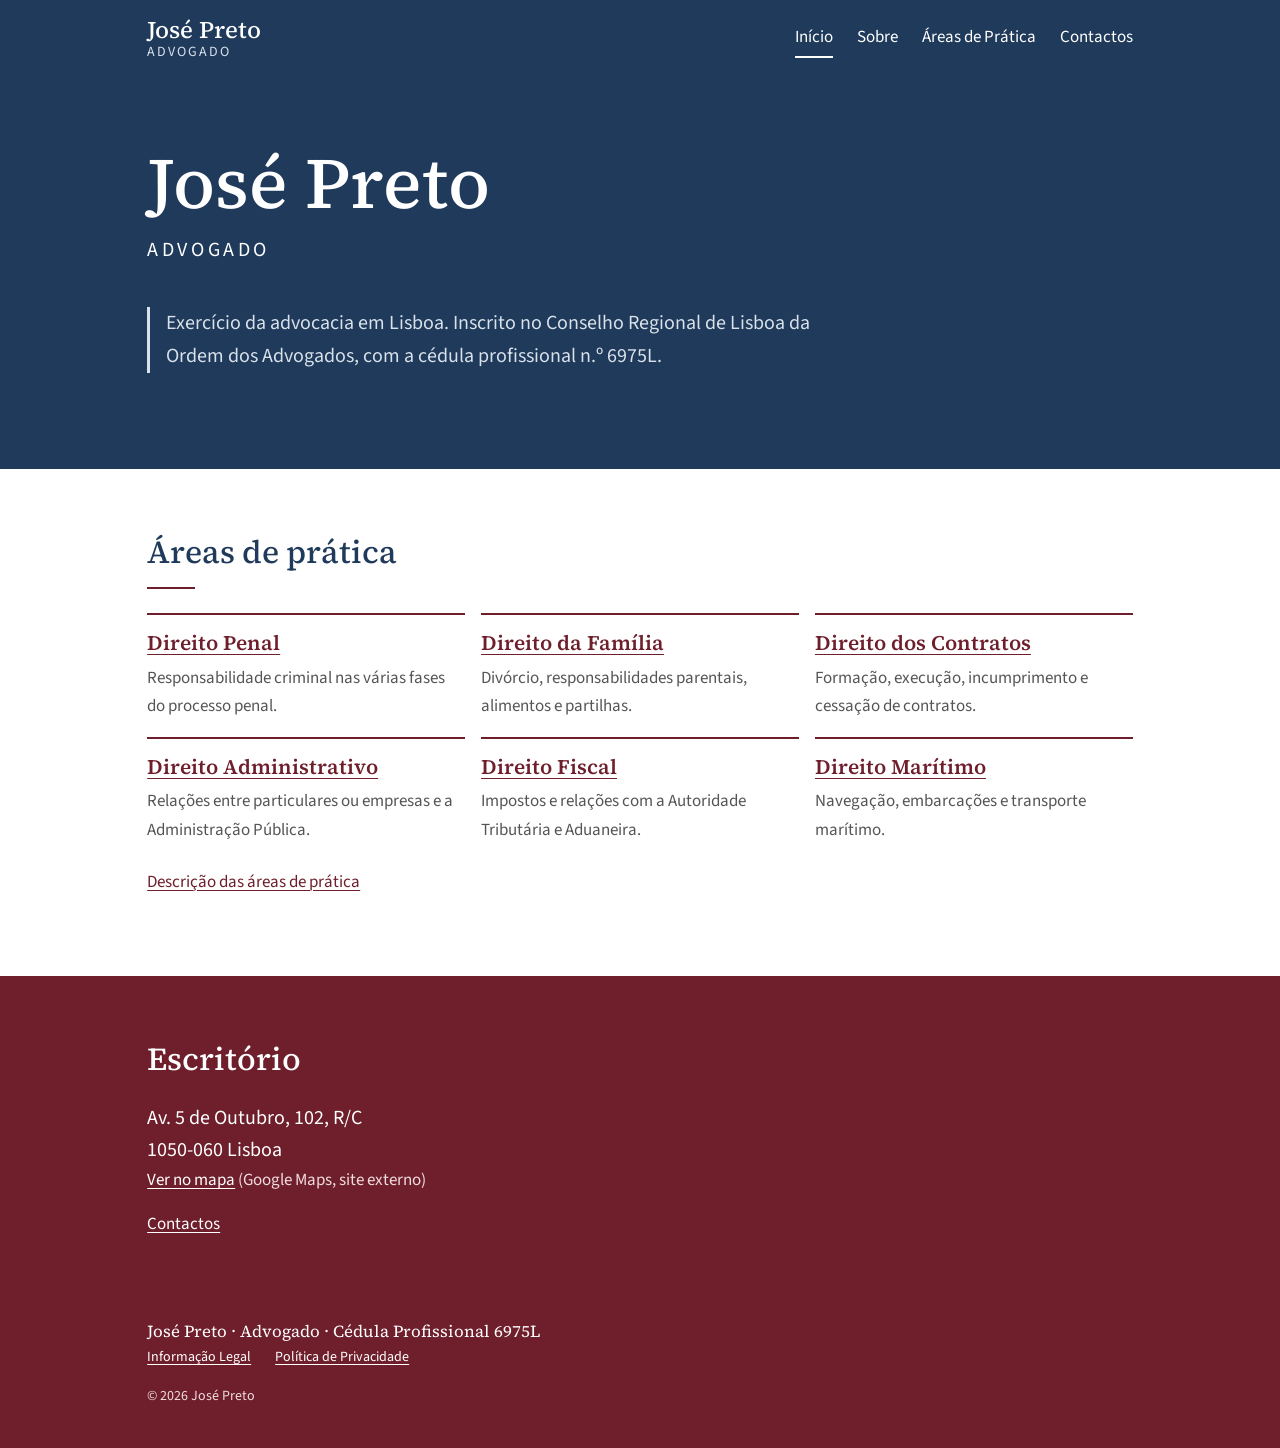
<file: index.html>
<!doctype html>
<html lang="pt-PT">
<head>
  <meta charset="utf-8">
  <meta name="viewport" content="width=device-width, initial-scale=1">
  <title>José Preto · Advogado</title>
  <meta name="description" content="José Preto, Advogado, com escritório em Lisboa. Cédula profissional 6975L. Áreas de prática: Direito Penal, da Família, dos Contratos, Administrativo, Fiscal e Marítimo.">
  <link rel="canonical" href="https://josepreto.pt/">
  <!-- Línguas: quando existirem as versões /en/, /fr/ e /es/, acrescentar aqui
       uma linha <link rel="alternate" hreflang="..."> por cada versão (ver CLAUDE.md). -->
  <link rel="alternate" hreflang="pt-PT" href="https://josepreto.pt/">
  <meta name="referrer" content="strict-origin-when-cross-origin">
  <meta name="theme-color" content="#1f3a5a">

  <meta property="og:type" content="website">
  <meta property="og:locale" content="pt_PT">
  <meta property="og:site_name" content="José Preto · Advogado">
  <meta property="og:title" content="José Preto · Advogado">
  <meta property="og:description" content="José Preto, Advogado, com escritório em Lisboa. Cédula profissional 6975L. Áreas de prática: Direito Penal, da Família, dos Contratos, Administrativo, Fiscal e Marítimo.">
  <meta property="og:url" content="https://josepreto.pt/">
  <meta property="og:image" content="https://josepreto.pt/assets/img/partilha.png">
  <meta property="og:image:width" content="1200">
  <meta property="og:image:height" content="630">
  <meta property="og:image:alt" content="José Preto, Advogado">
  <meta name="twitter:card" content="summary_large_image">

  <link rel="icon" href="assets/img/favicon.svg" type="image/svg+xml">
  <link rel="icon" href="assets/img/favicon-32.png" sizes="32x32" type="image/png">
  <link rel="apple-touch-icon" href="assets/img/apple-touch-icon.png">
  <link rel="stylesheet" href="assets/css/tokens.css">
  <link rel="stylesheet" href="assets/css/estilo.css">
  <script src="assets/js/principal.js"></script>
  <script type="application/ld+json">
  {
    "@context": "https://schema.org",
    "@type": "Attorney",
    "name": "José Preto",
    "description": "Advogado inscrito no Conselho Regional de Lisboa da Ordem dos Advogados. Cédula profissional 6975L.",
    "url": "https://josepreto.pt/",
    "image": "https://josepreto.pt/assets/img/partilha.png",
    "telephone": "+351910165257",
    "email": "josepreto6975l@gmail.com",
    "address": {
      "@type": "PostalAddress",
      "streetAddress": "Av. 5 de Outubro, 102, R/C",
      "postalCode": "1050-060",
      "addressLocality": "Lisboa",
      "addressCountry": "PT"
    },
    "knowsLanguage": [
      "pt-PT",
      "en",
      "fr",
      "es"
    ],
    "knowsAbout": [
      "Direito Penal",
      "Direito da Família",
      "Direito dos Contratos",
      "Direito Administrativo",
      "Direito Fiscal",
      "Direito Marítimo"
    ]
  }
  </script>
</head>
<body>
  <a class="saltar" href="#conteudo">Saltar para o conteúdo</a>
  <header class="cabecalho zona-azul">
    <div class="contentor">
      <a class="marca" href="index.html" aria-current="page">
        <span class="marca__nome">José Preto</span>
        <span class="marca__profissao">Advogado</span>
      </a>
      <button class="botao-menu" type="button" aria-expanded="false" aria-controls="menu-principal">Menu</button>
      <nav class="navegacao" id="menu-principal" aria-label="Principal">
        <ul>
          <li><a href="index.html" aria-current="page">Início</a></li>
          <li><a href="sobre.html">Sobre</a></li>
          <li><a href="areas-de-pratica.html">Áreas de Prática</a></li>
          <!-- Secção escondida até ter conteúdo. Para a mostrar, apague esta linha e a linha
             "fim" abaixo (ver README).
          <li><a href="publicacoes/index.html">Publicações e Intervenções</a></li>
          fim -->
          <li><a href="contactos.html">Contactos</a></li>
        </ul>
      </nav>
    </div>
  </header>

  <main id="conteudo">
    <div class="abertura zona-azul">
      <div class="contentor">
        <h1>José Preto</h1>
        <p class="abertura__profissao">Advogado</p>
        <p class="abertura__frase">Exercício da advocacia em Lisboa. Inscrito no Conselho Regional de Lisboa da Ordem dos Advogados, com a cédula profissional n.º 6975L.</p>
      </div>
    </div>

    <section class="seccao" aria-labelledby="titulo-areas">
      <div class="contentor">
        <h2 id="titulo-areas" class="filete">Áreas de prática</h2>
        <ul class="grelha-areas">
          <li>
            <h3><a href="areas-de-pratica.html#direito-penal">Direito Penal</a></h3>
            <p>Responsabilidade criminal nas várias fases do processo penal.</p>
          </li>
          <li>
            <h3><a href="areas-de-pratica.html#direito-da-familia">Direito da Família</a></h3>
            <p>Divórcio, responsabilidades parentais, alimentos e partilhas.</p>
          </li>
          <li>
            <h3><a href="areas-de-pratica.html#direito-dos-contratos">Direito dos Contratos</a></h3>
            <p>Formação, execução, incumprimento e cessação de contratos.</p>
          </li>
          <li>
            <h3><a href="areas-de-pratica.html#direito-administrativo">Direito Administrativo</a></h3>
            <p>Relações entre particulares ou empresas e a Administração Pública.</p>
          </li>
          <li>
            <h3><a href="areas-de-pratica.html#direito-fiscal">Direito Fiscal</a></h3>
            <p>Impostos e relações com a Autoridade Tributária e Aduaneira.</p>
          </li>
          <li>
            <h3><a href="areas-de-pratica.html#direito-maritimo">Direito Marítimo</a></h3>
            <p>Navegação, embarcações e transporte marítimo.</p>
          </li>
        </ul>
        <p><a href="areas-de-pratica.html">Descrição das áreas de prática</a></p>
      </div>
    </section>

    <section class="faixa-info zona-bordeaux" aria-labelledby="titulo-escritorio">
      <div class="contentor">
        <h2 id="titulo-escritorio">Escritório</h2>
        <address>
          Av. 5 de Outubro, 102, R/C<br>
          1050-060 Lisboa
        </address>
        <p><a href="https://www.google.com/maps/search/?api=1&amp;query=Av.%205%20de%20Outubro%2C%20102%2C%201050-060%20Lisboa">Ver no mapa</a> <span class="secundario">(Google Maps, site externo)</span></p>
        <p><a href="contactos.html">Contactos</a></p>
      </div>
    </section>
  </main>

  <footer class="rodape zona-bordeaux rodape--continua">
    <div class="contentor">
      <p class="rodape__identificacao">José Preto · Advogado · Cédula Profissional 6975L</p>
      <ul>
        <li><a href="informacao-legal.html">Informação Legal</a></li>
        <li><a href="privacidade.html">Política de Privacidade</a></li>
      </ul>
      <p class="secundario">© <span data-ano>2026</span> José Preto</p>
    </div>
  </footer>
</body>
</html>
</file>
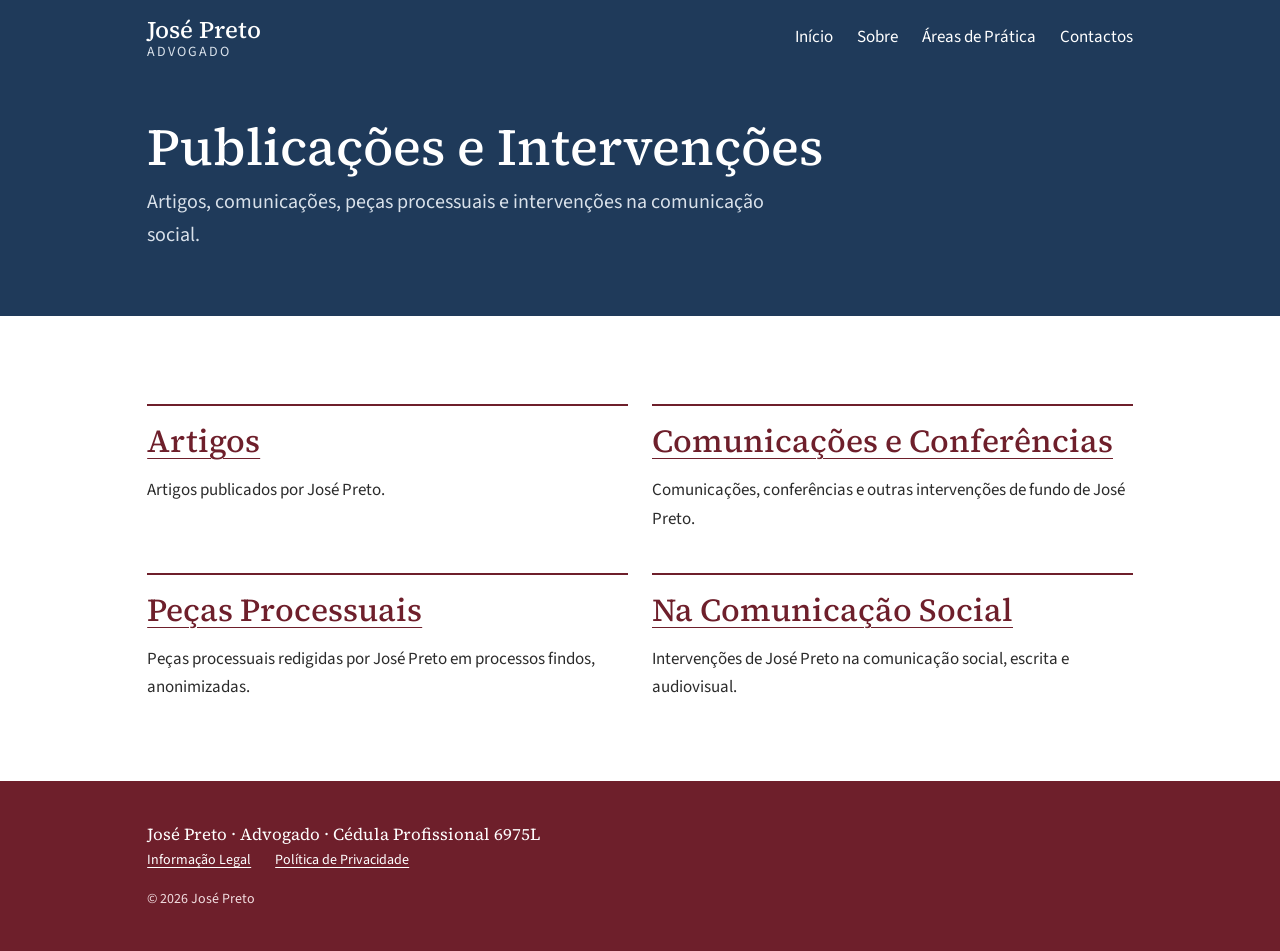
<file: publicacoes/index.html>
<!doctype html>
<html lang="pt-PT">
<head>
  <meta charset="utf-8">
  <meta name="viewport" content="width=device-width, initial-scale=1">
  <title>Publicações e Intervenções · José Preto, Advogado</title>
  <meta name="description" content="Artigos, comunicações, peças processuais e intervenções na comunicação social de José Preto, Advogado.">
  <meta name="robots" content="noindex">
  <link rel="canonical" href="https://josepreto.pt/publicacoes/">
  <!-- Línguas: quando existirem as versões /en/, /fr/ e /es/, acrescentar aqui
       uma linha <link rel="alternate" hreflang="..."> por cada versão (ver CLAUDE.md). -->
  <link rel="alternate" hreflang="pt-PT" href="https://josepreto.pt/publicacoes/">
  <meta name="referrer" content="strict-origin-when-cross-origin">
  <meta name="theme-color" content="#1f3a5a">

  <meta property="og:type" content="website">
  <meta property="og:locale" content="pt_PT">
  <meta property="og:site_name" content="José Preto · Advogado">
  <meta property="og:title" content="Publicações e Intervenções · José Preto, Advogado">
  <meta property="og:description" content="Artigos, comunicações, peças processuais e intervenções na comunicação social de José Preto, Advogado.">
  <meta property="og:url" content="https://josepreto.pt/publicacoes/">
  <meta property="og:image" content="https://josepreto.pt/assets/img/partilha.png">
  <meta property="og:image:width" content="1200">
  <meta property="og:image:height" content="630">
  <meta property="og:image:alt" content="José Preto, Advogado">
  <meta name="twitter:card" content="summary_large_image">

  <link rel="icon" href="../assets/img/favicon.svg" type="image/svg+xml">
  <link rel="icon" href="../assets/img/favicon-32.png" sizes="32x32" type="image/png">
  <link rel="apple-touch-icon" href="../assets/img/apple-touch-icon.png">
  <link rel="stylesheet" href="../assets/css/tokens.css">
  <link rel="stylesheet" href="../assets/css/estilo.css">
  <script src="../assets/js/principal.js"></script>
</head>
<body>
  <a class="saltar" href="#conteudo">Saltar para o conteúdo</a>
  <header class="cabecalho zona-azul">
    <div class="contentor">
      <a class="marca" href="../index.html">
        <span class="marca__nome">José Preto</span>
        <span class="marca__profissao">Advogado</span>
      </a>
      <button class="botao-menu" type="button" aria-expanded="false" aria-controls="menu-principal">Menu</button>
      <nav class="navegacao" id="menu-principal" aria-label="Principal">
        <ul>
          <li><a href="../index.html">Início</a></li>
          <li><a href="../sobre.html">Sobre</a></li>
          <li><a href="../areas-de-pratica.html">Áreas de Prática</a></li>
          <!-- Secção escondida até ter conteúdo. Para a mostrar, apague esta linha e a linha
             "fim" abaixo (ver README).
          <li><a href="../publicacoes/index.html" aria-current="page">Publicações e Intervenções</a></li>
          fim -->
          <li><a href="../contactos.html">Contactos</a></li>
        </ul>
      </nav>
    </div>
  </header>

  <main id="conteudo">
  <div class="titulo-pagina zona-azul">
    <div class="contentor">
      <h1>Publicações e Intervenções</h1>
      <p>Artigos, comunicações, peças processuais e intervenções na comunicação social.</p>
    </div>
  </div>

    <div class="seccao">
      <div class="contentor">
        <!-- Cada secção só deve ficar listada aqui quando tiver conteúdo publicado.
             Para esconder uma secção, envolva o respetivo <li> num comentário. -->
        <ul class="grelha-seccoes">
          <li>
            <h2><a href="artigos.html">Artigos</a></h2>
            <p>Artigos publicados por José Preto.</p>
          </li>
          <li>
            <h2><a href="comunicacoes.html">Comunicações e Conferências</a></h2>
            <p>Comunicações, conferências e outras intervenções de fundo de José Preto.</p>
          </li>
          <li>
            <h2><a href="pecas-processuais.html">Peças Processuais</a></h2>
            <p>Peças processuais redigidas por José Preto em processos findos, anonimizadas.</p>
          </li>
          <li>
            <h2><a href="comunicacao-social.html">Na Comunicação Social</a></h2>
            <p>Intervenções de José Preto na comunicação social, escrita e audiovisual.</p>
          </li>
        </ul>
      </div>
    </div>
  </main>

  <footer class="rodape zona-bordeaux">
    <div class="contentor">
      <p class="rodape__identificacao">José Preto · Advogado · Cédula Profissional 6975L</p>
      <ul>
        <li><a href="../informacao-legal.html">Informação Legal</a></li>
        <li><a href="../privacidade.html">Política de Privacidade</a></li>
      </ul>
      <p class="secundario">© <span data-ano>2026</span> José Preto</p>
    </div>
  </footer>
</body>
</html>
</file>
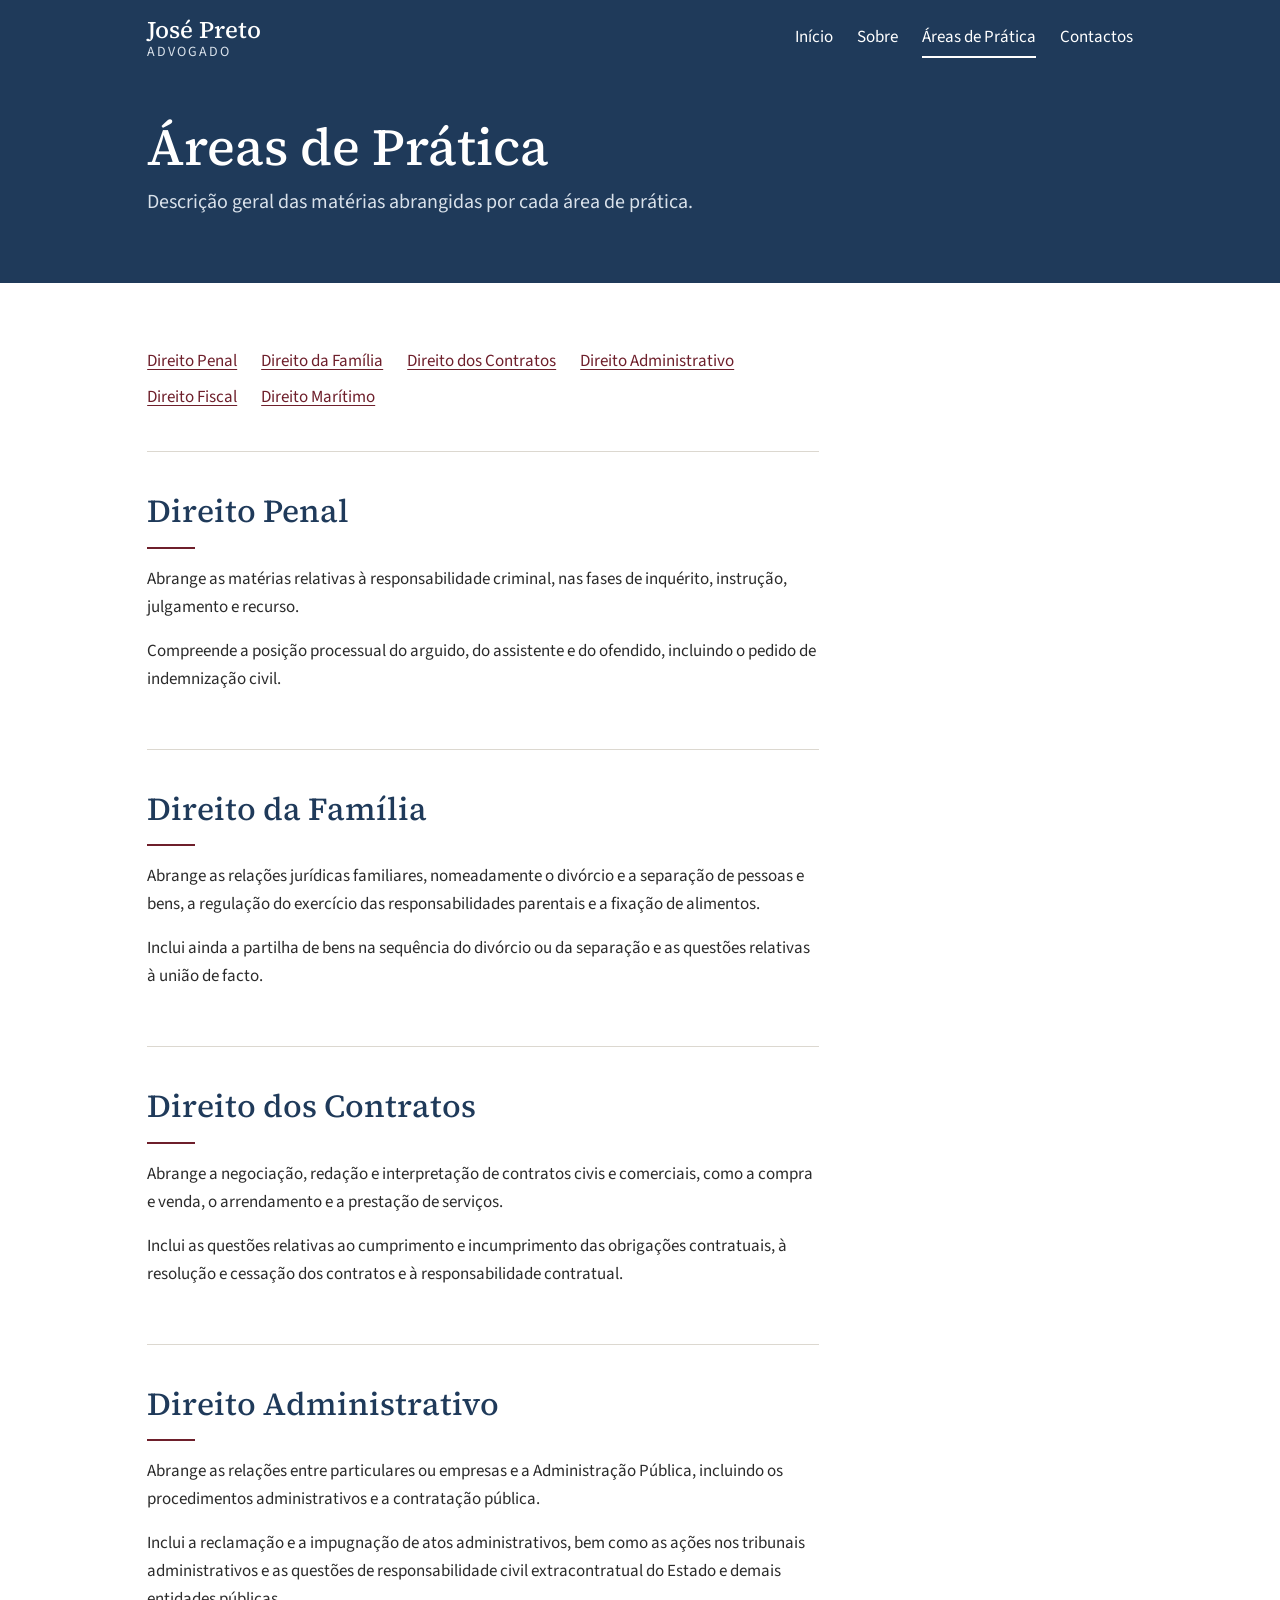
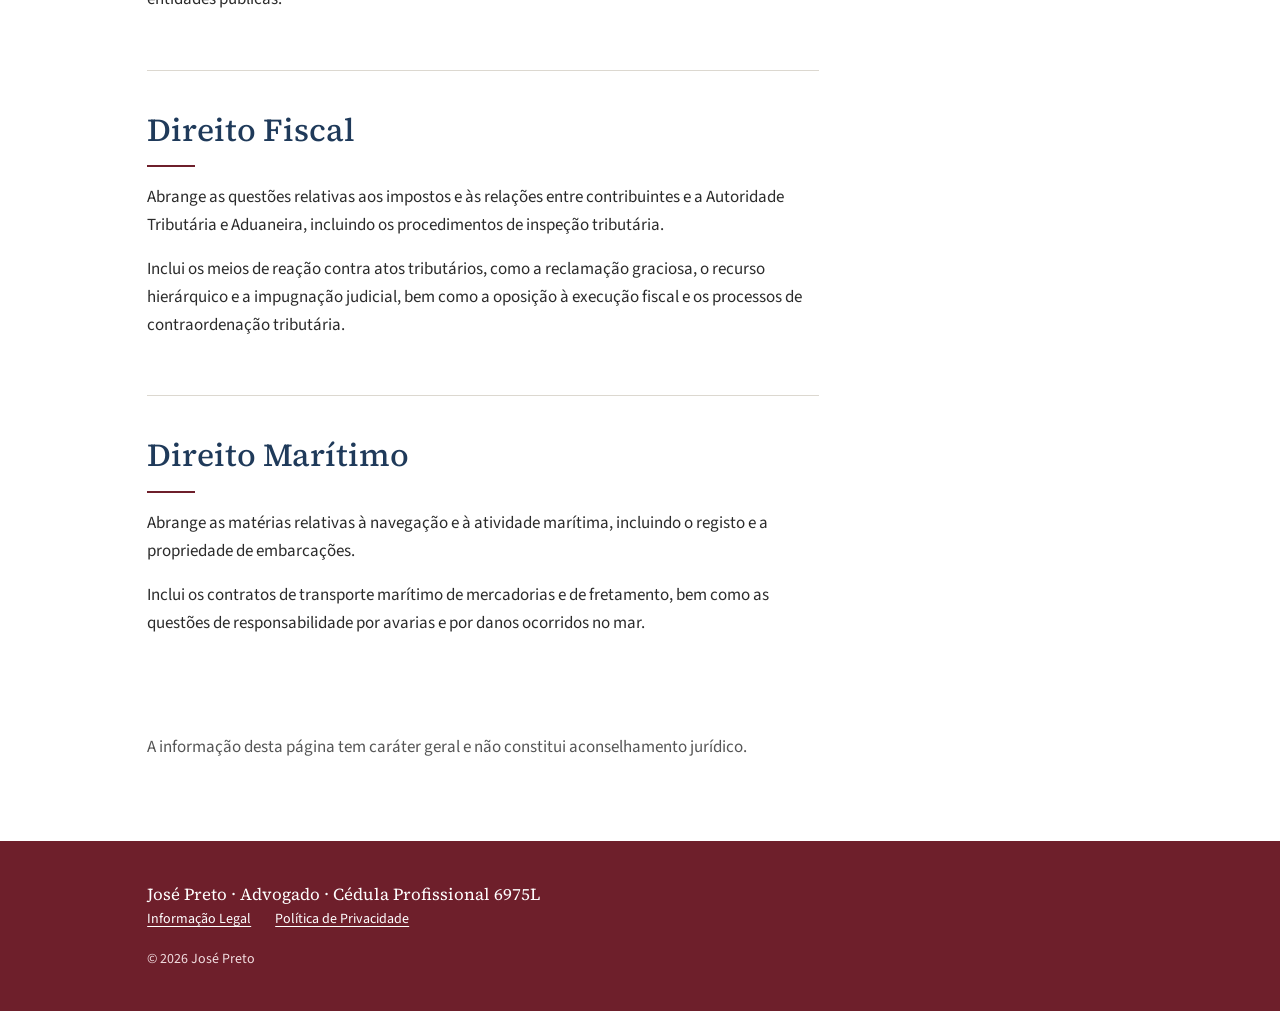
<file: areas-de-pratica.html>
<!doctype html>
<html lang="pt-PT">
<head>
  <meta charset="utf-8">
  <meta name="viewport" content="width=device-width, initial-scale=1">
  <title>Áreas de Prática · José Preto, Advogado</title>
  <meta name="description" content="Áreas de prática de José Preto, Advogado: Direito Penal, Direito da Família, Direito dos Contratos, Direito Administrativo, Direito Fiscal e Direito Marítimo.">
  <link rel="canonical" href="https://josepreto.pt/areas-de-pratica.html">
  <!-- Línguas: quando existirem as versões /en/, /fr/ e /es/, acrescentar aqui
       uma linha <link rel="alternate" hreflang="..."> por cada versão (ver CLAUDE.md). -->
  <link rel="alternate" hreflang="pt-PT" href="https://josepreto.pt/areas-de-pratica.html">
  <meta name="referrer" content="strict-origin-when-cross-origin">
  <meta name="theme-color" content="#1f3a5a">

  <meta property="og:type" content="website">
  <meta property="og:locale" content="pt_PT">
  <meta property="og:site_name" content="José Preto · Advogado">
  <meta property="og:title" content="Áreas de Prática · José Preto, Advogado">
  <meta property="og:description" content="Áreas de prática de José Preto, Advogado: Direito Penal, Direito da Família, Direito dos Contratos, Direito Administrativo, Direito Fiscal e Direito Marítimo.">
  <meta property="og:url" content="https://josepreto.pt/areas-de-pratica.html">
  <meta property="og:image" content="https://josepreto.pt/assets/img/partilha.png">
  <meta property="og:image:width" content="1200">
  <meta property="og:image:height" content="630">
  <meta property="og:image:alt" content="José Preto, Advogado">
  <meta name="twitter:card" content="summary_large_image">

  <link rel="icon" href="assets/img/favicon.svg" type="image/svg+xml">
  <link rel="icon" href="assets/img/favicon-32.png" sizes="32x32" type="image/png">
  <link rel="apple-touch-icon" href="assets/img/apple-touch-icon.png">
  <link rel="stylesheet" href="assets/css/tokens.css">
  <link rel="stylesheet" href="assets/css/estilo.css">
  <script src="assets/js/principal.js"></script>
</head>
<body>
  <a class="saltar" href="#conteudo">Saltar para o conteúdo</a>
  <header class="cabecalho zona-azul">
    <div class="contentor">
      <a class="marca" href="index.html">
        <span class="marca__nome">José Preto</span>
        <span class="marca__profissao">Advogado</span>
      </a>
      <button class="botao-menu" type="button" aria-expanded="false" aria-controls="menu-principal">Menu</button>
      <nav class="navegacao" id="menu-principal" aria-label="Principal">
        <ul>
          <li><a href="index.html">Início</a></li>
          <li><a href="sobre.html">Sobre</a></li>
          <li><a href="areas-de-pratica.html" aria-current="page">Áreas de Prática</a></li>
          <!-- Secção escondida até ter conteúdo. Para a mostrar, apague esta linha e a linha
             "fim" abaixo (ver README).
          <li><a href="publicacoes/index.html">Publicações e Intervenções</a></li>
          fim -->
          <li><a href="contactos.html">Contactos</a></li>
        </ul>
      </nav>
    </div>
  </header>

  <main id="conteudo">
  <div class="titulo-pagina zona-azul">
    <div class="contentor">
      <h1>Áreas de Prática</h1>
      <p>Descrição geral das matérias abrangidas por cada área de prática.</p>
    </div>
  </div>

    <div class="seccao">
      <div class="contentor texto">
        <nav aria-label="Áreas de prática nesta página">
          <ul class="indice">
          <li><a href="#direito-penal">Direito Penal</a></li>
          <li><a href="#direito-da-familia">Direito da Família</a></li>
          <li><a href="#direito-dos-contratos">Direito dos Contratos</a></li>
          <li><a href="#direito-administrativo">Direito Administrativo</a></li>
          <li><a href="#direito-fiscal">Direito Fiscal</a></li>
          <li><a href="#direito-maritimo">Direito Marítimo</a></li>
          </ul>
        </nav>

        <section class="area" id="direito-penal" aria-labelledby="titulo-direito-penal">
          <h2 id="titulo-direito-penal" class="filete">Direito Penal</h2>
          <p>Abrange as matérias relativas à responsabilidade criminal, nas fases de inquérito, instrução, julgamento e recurso.</p>
          <p>Compreende a posição processual do arguido, do assistente e do ofendido, incluindo o pedido de indemnização civil.</p>
        </section>

        <section class="area" id="direito-da-familia" aria-labelledby="titulo-direito-da-familia">
          <h2 id="titulo-direito-da-familia" class="filete">Direito da Família</h2>
          <p>Abrange as relações jurídicas familiares, nomeadamente o divórcio e a separação de pessoas e bens, a regulação do exercício das responsabilidades parentais e a fixação de alimentos.</p>
          <p>Inclui ainda a partilha de bens na sequência do divórcio ou da separação e as questões relativas à união de facto.</p>
        </section>

        <section class="area" id="direito-dos-contratos" aria-labelledby="titulo-direito-dos-contratos">
          <h2 id="titulo-direito-dos-contratos" class="filete">Direito dos Contratos</h2>
          <p>Abrange a negociação, redação e interpretação de contratos civis e comerciais, como a compra e venda, o arrendamento e a prestação de serviços.</p>
          <p>Inclui as questões relativas ao cumprimento e incumprimento das obrigações contratuais, à resolução e cessação dos contratos e à responsabilidade contratual.</p>
        </section>

        <section class="area" id="direito-administrativo" aria-labelledby="titulo-direito-administrativo">
          <h2 id="titulo-direito-administrativo" class="filete">Direito Administrativo</h2>
          <p>Abrange as relações entre particulares ou empresas e a Administração Pública, incluindo os procedimentos administrativos e a contratação pública.</p>
          <p>Inclui a reclamação e a impugnação de atos administrativos, bem como as ações nos tribunais administrativos e as questões de responsabilidade civil extracontratual do Estado e demais entidades públicas.</p>
        </section>

        <section class="area" id="direito-fiscal" aria-labelledby="titulo-direito-fiscal">
          <h2 id="titulo-direito-fiscal" class="filete">Direito Fiscal</h2>
          <p>Abrange as questões relativas aos impostos e às relações entre contribuintes e a Autoridade Tributária e Aduaneira, incluindo os procedimentos de inspeção tributária.</p>
          <p>Inclui os meios de reação contra atos tributários, como a reclamação graciosa, o recurso hierárquico e a impugnação judicial, bem como a oposição à execução fiscal e os processos de contraordenação tributária.</p>
        </section>

        <section class="area" id="direito-maritimo" aria-labelledby="titulo-direito-maritimo">
          <h2 id="titulo-direito-maritimo" class="filete">Direito Marítimo</h2>
          <p>Abrange as matérias relativas à navegação e à atividade marítima, incluindo o registo e a propriedade de embarcações.</p>
          <p>Inclui os contratos de transporte marítimo de mercadorias e de fretamento, bem como as questões de responsabilidade por avarias e por danos ocorridos no mar.</p>
        </section>

        <p class="secundario">A informação desta página tem caráter geral e não constitui aconselhamento jurídico.</p>
      </div>
    </div>
  </main>

  <footer class="rodape zona-bordeaux">
    <div class="contentor">
      <p class="rodape__identificacao">José Preto · Advogado · Cédula Profissional 6975L</p>
      <ul>
        <li><a href="informacao-legal.html">Informação Legal</a></li>
        <li><a href="privacidade.html">Política de Privacidade</a></li>
      </ul>
      <p class="secundario">© <span data-ano>2026</span> José Preto</p>
    </div>
  </footer>
</body>
</html>
</file>
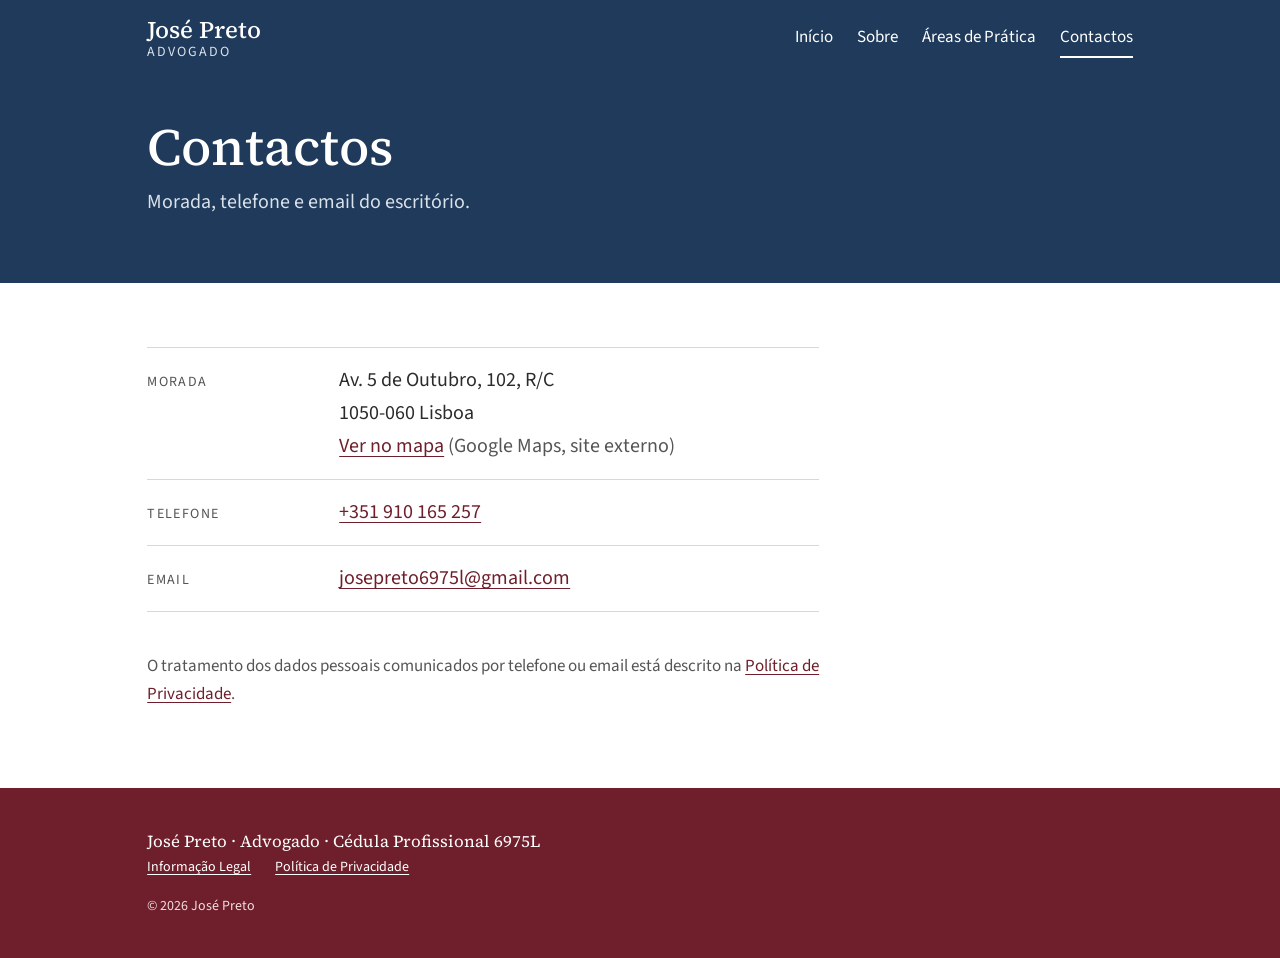
<file: contactos.html>
<!doctype html>
<html lang="pt-PT">
<head>
  <meta charset="utf-8">
  <meta name="viewport" content="width=device-width, initial-scale=1">
  <title>Contactos · José Preto, Advogado</title>
  <meta name="description" content="Morada, telefone e email do escritório de José Preto, Advogado, na Av. 5 de Outubro, 102, R/C, 1050-060 Lisboa.">
  <link rel="canonical" href="https://josepreto.pt/contactos.html">
  <!-- Línguas: quando existirem as versões /en/, /fr/ e /es/, acrescentar aqui
       uma linha <link rel="alternate" hreflang="..."> por cada versão (ver CLAUDE.md). -->
  <link rel="alternate" hreflang="pt-PT" href="https://josepreto.pt/contactos.html">
  <meta name="referrer" content="strict-origin-when-cross-origin">
  <meta name="theme-color" content="#1f3a5a">

  <meta property="og:type" content="website">
  <meta property="og:locale" content="pt_PT">
  <meta property="og:site_name" content="José Preto · Advogado">
  <meta property="og:title" content="Contactos · José Preto, Advogado">
  <meta property="og:description" content="Morada, telefone e email do escritório de José Preto, Advogado, na Av. 5 de Outubro, 102, R/C, 1050-060 Lisboa.">
  <meta property="og:url" content="https://josepreto.pt/contactos.html">
  <meta property="og:image" content="https://josepreto.pt/assets/img/partilha.png">
  <meta property="og:image:width" content="1200">
  <meta property="og:image:height" content="630">
  <meta property="og:image:alt" content="José Preto, Advogado">
  <meta name="twitter:card" content="summary_large_image">

  <link rel="icon" href="assets/img/favicon.svg" type="image/svg+xml">
  <link rel="icon" href="assets/img/favicon-32.png" sizes="32x32" type="image/png">
  <link rel="apple-touch-icon" href="assets/img/apple-touch-icon.png">
  <link rel="stylesheet" href="assets/css/tokens.css">
  <link rel="stylesheet" href="assets/css/estilo.css">
  <script src="assets/js/principal.js"></script>
</head>
<body>
  <a class="saltar" href="#conteudo">Saltar para o conteúdo</a>
  <header class="cabecalho zona-azul">
    <div class="contentor">
      <a class="marca" href="index.html">
        <span class="marca__nome">José Preto</span>
        <span class="marca__profissao">Advogado</span>
      </a>
      <button class="botao-menu" type="button" aria-expanded="false" aria-controls="menu-principal">Menu</button>
      <nav class="navegacao" id="menu-principal" aria-label="Principal">
        <ul>
          <li><a href="index.html">Início</a></li>
          <li><a href="sobre.html">Sobre</a></li>
          <li><a href="areas-de-pratica.html">Áreas de Prática</a></li>
          <!-- Secção escondida até ter conteúdo. Para a mostrar, apague esta linha e a linha
             "fim" abaixo (ver README).
          <li><a href="publicacoes/index.html">Publicações e Intervenções</a></li>
          fim -->
          <li><a href="contactos.html" aria-current="page">Contactos</a></li>
        </ul>
      </nav>
    </div>
  </header>

  <main id="conteudo">
  <div class="titulo-pagina zona-azul">
    <div class="contentor">
      <h1>Contactos</h1>
      <p>Morada, telefone e email do escritório.</p>
    </div>
  </div>

    <div class="seccao">
      <div class="contentor texto">
        <dl class="dados">
          <div>
            <dt>Morada</dt>
            <dd>
              <address>Av. 5 de Outubro, 102, R/C<br>1050-060 Lisboa</address>
              <a href="https://www.google.com/maps/search/?api=1&amp;query=Av.%205%20de%20Outubro%2C%20102%2C%201050-060%20Lisboa">Ver no mapa</a> <span class="secundario">(Google Maps, site externo)</span>
            </dd>
          </div>
          <div>
            <dt>Telefone</dt>
            <dd><a href="tel:+351910165257">+351 910 165 257</a></dd>
          </div>
          <div>
            <dt>Email</dt>
            <dd><a href="mailto:josepreto6975l@gmail.com">josepreto6975l@gmail.com</a></dd>
          </div>
        </dl>

        <p class="secundario">O tratamento dos dados pessoais comunicados por telefone ou email está descrito na <a href="privacidade.html">Política de Privacidade</a>.</p>
      </div>
    </div>
  </main>

  <footer class="rodape zona-bordeaux">
    <div class="contentor">
      <p class="rodape__identificacao">José Preto · Advogado · Cédula Profissional 6975L</p>
      <ul>
        <li><a href="informacao-legal.html">Informação Legal</a></li>
        <li><a href="privacidade.html">Política de Privacidade</a></li>
      </ul>
      <p class="secundario">© <span data-ano>2026</span> José Preto</p>
    </div>
  </footer>
</body>
</html>
</file>
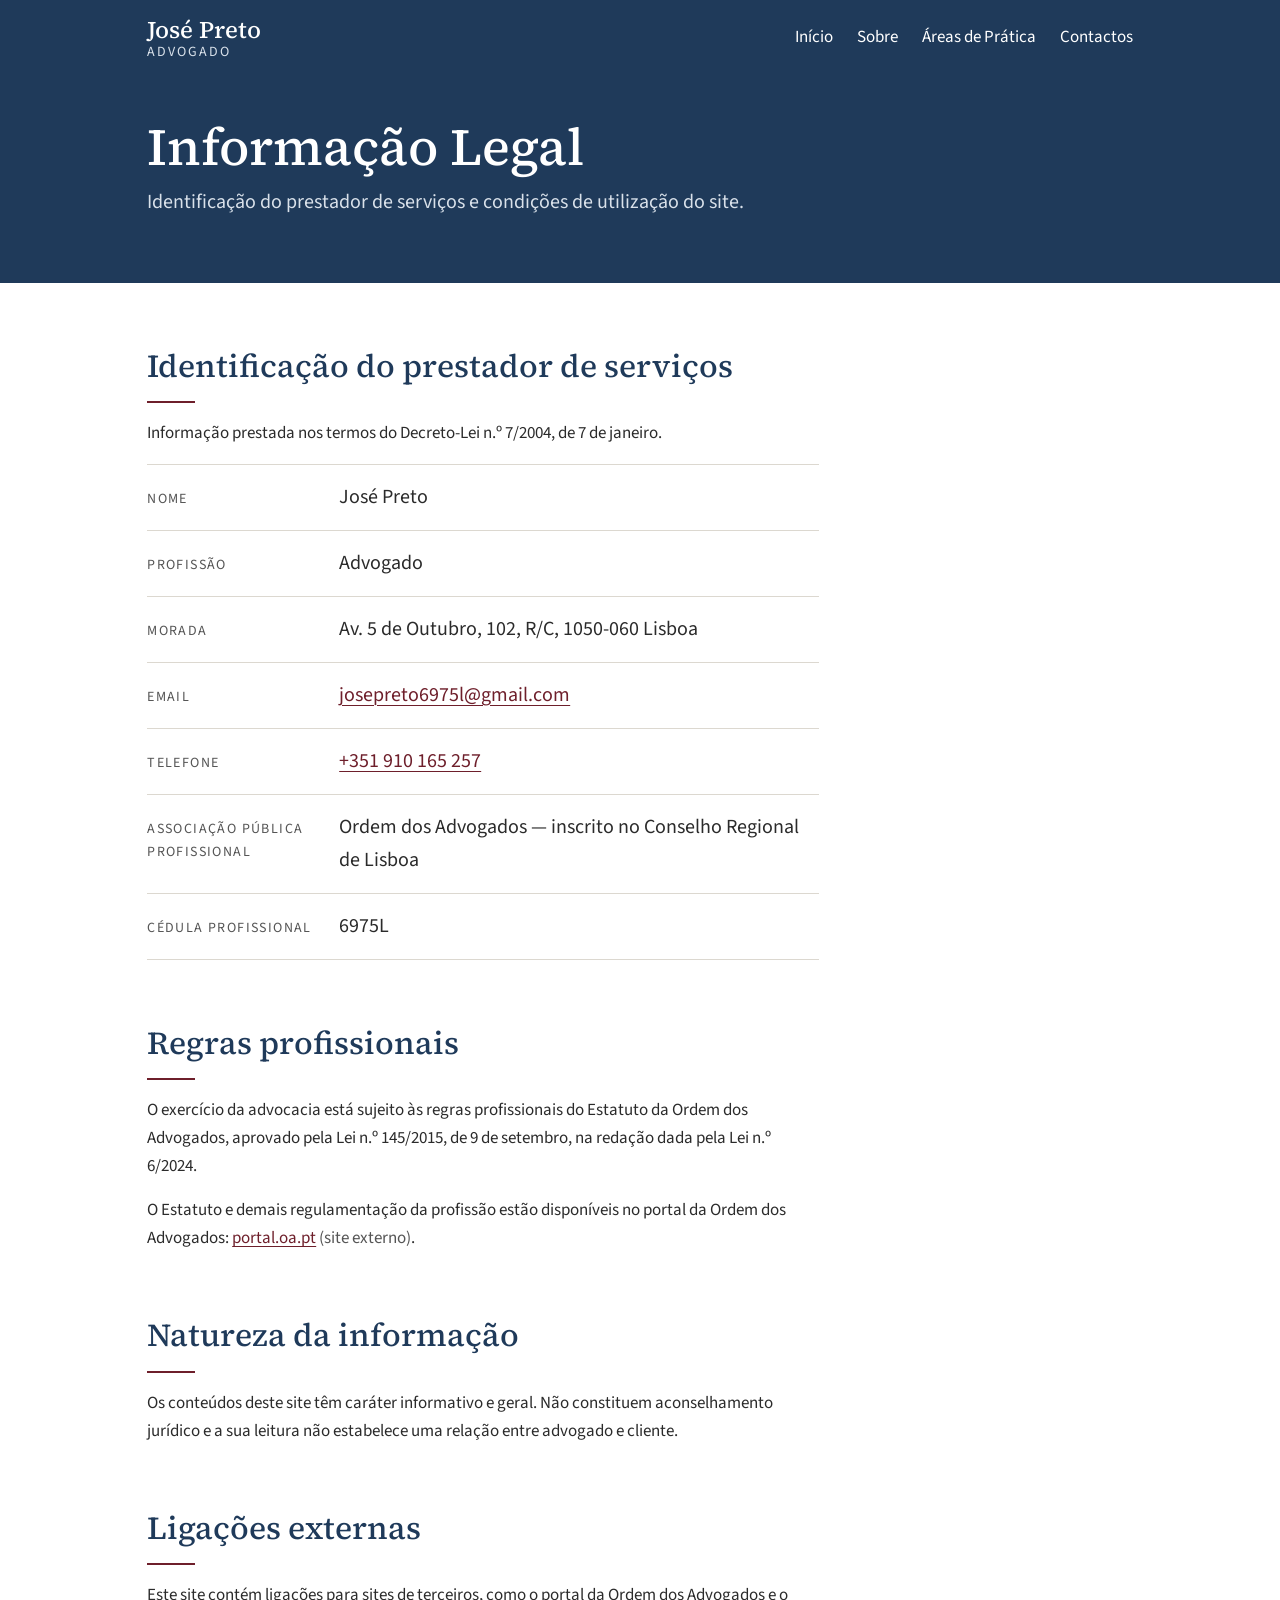
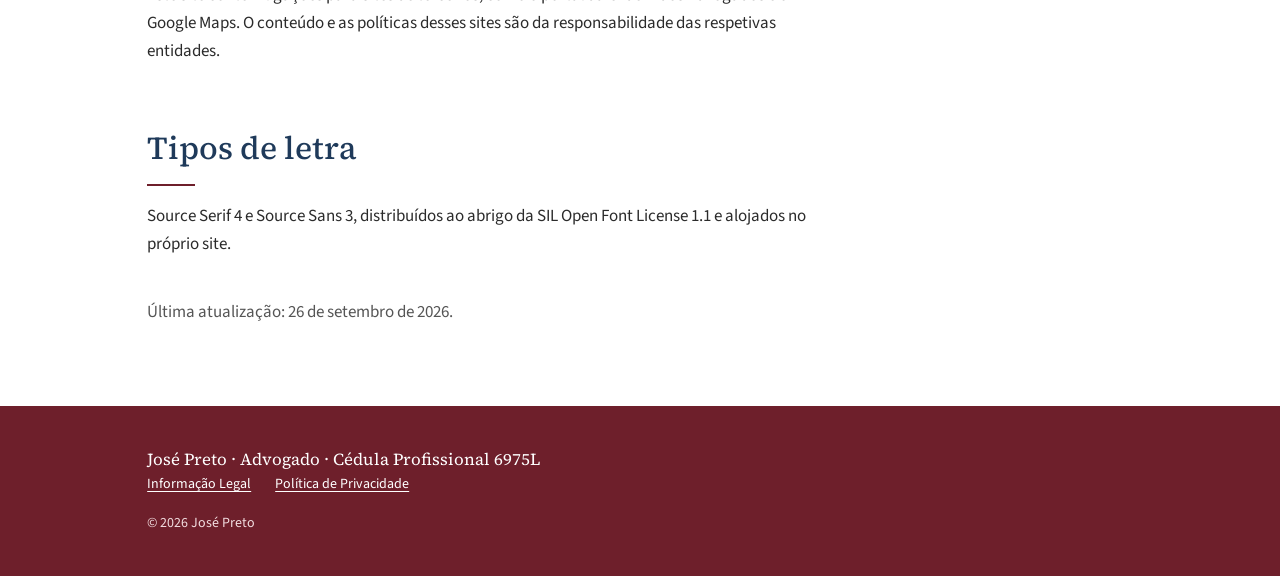
<file: informacao-legal.html>
<!doctype html>
<html lang="pt-PT">
<head>
  <meta charset="utf-8">
  <meta name="viewport" content="width=device-width, initial-scale=1">
  <title>Informação Legal · José Preto, Advogado</title>
  <meta name="description" content="Identificação do prestador de serviços e informação legal do site de José Preto, Advogado, cédula profissional 6975L.">
  <link rel="canonical" href="https://josepreto.pt/informacao-legal.html">
  <!-- Línguas: quando existirem as versões /en/, /fr/ e /es/, acrescentar aqui
       uma linha <link rel="alternate" hreflang="..."> por cada versão (ver CLAUDE.md). -->
  <link rel="alternate" hreflang="pt-PT" href="https://josepreto.pt/informacao-legal.html">
  <meta name="referrer" content="strict-origin-when-cross-origin">
  <meta name="theme-color" content="#1f3a5a">

  <meta property="og:type" content="website">
  <meta property="og:locale" content="pt_PT">
  <meta property="og:site_name" content="José Preto · Advogado">
  <meta property="og:title" content="Informação Legal · José Preto, Advogado">
  <meta property="og:description" content="Identificação do prestador de serviços e informação legal do site de José Preto, Advogado, cédula profissional 6975L.">
  <meta property="og:url" content="https://josepreto.pt/informacao-legal.html">
  <meta property="og:image" content="https://josepreto.pt/assets/img/partilha.png">
  <meta property="og:image:width" content="1200">
  <meta property="og:image:height" content="630">
  <meta property="og:image:alt" content="José Preto, Advogado">
  <meta name="twitter:card" content="summary_large_image">

  <link rel="icon" href="assets/img/favicon.svg" type="image/svg+xml">
  <link rel="icon" href="assets/img/favicon-32.png" sizes="32x32" type="image/png">
  <link rel="apple-touch-icon" href="assets/img/apple-touch-icon.png">
  <link rel="stylesheet" href="assets/css/tokens.css">
  <link rel="stylesheet" href="assets/css/estilo.css">
  <script src="assets/js/principal.js"></script>
</head>
<body>
  <a class="saltar" href="#conteudo">Saltar para o conteúdo</a>
  <header class="cabecalho zona-azul">
    <div class="contentor">
      <a class="marca" href="index.html">
        <span class="marca__nome">José Preto</span>
        <span class="marca__profissao">Advogado</span>
      </a>
      <button class="botao-menu" type="button" aria-expanded="false" aria-controls="menu-principal">Menu</button>
      <nav class="navegacao" id="menu-principal" aria-label="Principal">
        <ul>
          <li><a href="index.html">Início</a></li>
          <li><a href="sobre.html">Sobre</a></li>
          <li><a href="areas-de-pratica.html">Áreas de Prática</a></li>
          <!-- Secção escondida até ter conteúdo. Para a mostrar, apague esta linha e a linha
             "fim" abaixo (ver README).
          <li><a href="publicacoes/index.html">Publicações e Intervenções</a></li>
          fim -->
          <li><a href="contactos.html">Contactos</a></li>
        </ul>
      </nav>
    </div>
  </header>

  <main id="conteudo">
  <div class="titulo-pagina zona-azul">
    <div class="contentor">
      <h1>Informação Legal</h1>
      <p>Identificação do prestador de serviços e condições de utilização do site.</p>
    </div>
  </div>

    <div class="seccao">
      <div class="contentor texto">
        <section aria-labelledby="titulo-identificacao">
          <h2 id="titulo-identificacao" class="filete">Identificação do prestador de serviços</h2>
          <p>Informação prestada nos termos do Decreto-Lei n.º 7/2004, de 7 de janeiro.</p>
          <dl class="dados">
            <div><dt>Nome</dt><dd>José Preto</dd></div>
            <div><dt>Profissão</dt><dd>Advogado</dd></div>
            <div><dt>Morada</dt><dd>Av. 5 de Outubro, 102, R/C, 1050-060 Lisboa</dd></div>
            <div><dt>Email</dt><dd><a href="mailto:josepreto6975l@gmail.com">josepreto6975l@gmail.com</a></dd></div>
            <div><dt>Telefone</dt><dd><a href="tel:+351910165257">+351 910 165 257</a></dd></div>
            <div><dt>Associação pública profissional</dt><dd>Ordem dos Advogados — inscrito no Conselho Regional de Lisboa</dd></div>
            <div><dt>Cédula profissional</dt><dd>6975L</dd></div>
          </dl>
        </section>

        <section aria-labelledby="titulo-regras">
          <h2 id="titulo-regras" class="filete">Regras profissionais</h2>
          <p>O exercício da advocacia está sujeito às regras profissionais do Estatuto da Ordem dos Advogados, aprovado pela Lei n.º 145/2015, de 9 de setembro, na redação dada pela Lei n.º 6/2024.</p>
          <p>O Estatuto e demais regulamentação da profissão estão disponíveis no portal da Ordem dos Advogados: <a href="https://portal.oa.pt">portal.oa.pt</a> <span class="secundario">(site externo)</span>.</p>
        </section>

        <section aria-labelledby="titulo-natureza">
          <h2 id="titulo-natureza" class="filete">Natureza da informação</h2>
          <p>Os conteúdos deste site têm caráter informativo e geral. Não constituem aconselhamento jurídico e a sua leitura não estabelece uma relação entre advogado e cliente.</p>
        </section>

        <section aria-labelledby="titulo-ligacoes">
          <h2 id="titulo-ligacoes" class="filete">Ligações externas</h2>
          <p>Este site contém ligações para sites de terceiros, como o portal da Ordem dos Advogados e o Google Maps. O conteúdo e as políticas desses sites são da responsabilidade das respetivas entidades.</p>
        </section>

        <section aria-labelledby="titulo-creditos">
          <h2 id="titulo-creditos" class="filete">Tipos de letra</h2>
          <p>Source Serif 4 e Source Sans 3, distribuídos ao abrigo da SIL Open Font License 1.1 e alojados no próprio site.</p>
        </section>

        <p class="secundario">Última atualização: 26 de setembro de 2026.</p>
      </div>
    </div>
  </main>

  <footer class="rodape zona-bordeaux">
    <div class="contentor">
      <p class="rodape__identificacao">José Preto · Advogado · Cédula Profissional 6975L</p>
      <ul>
        <li><a href="informacao-legal.html" aria-current="page">Informação Legal</a></li>
        <li><a href="privacidade.html">Política de Privacidade</a></li>
      </ul>
      <p class="secundario">© <span data-ano>2026</span> José Preto</p>
    </div>
  </footer>
</body>
</html>
</file>
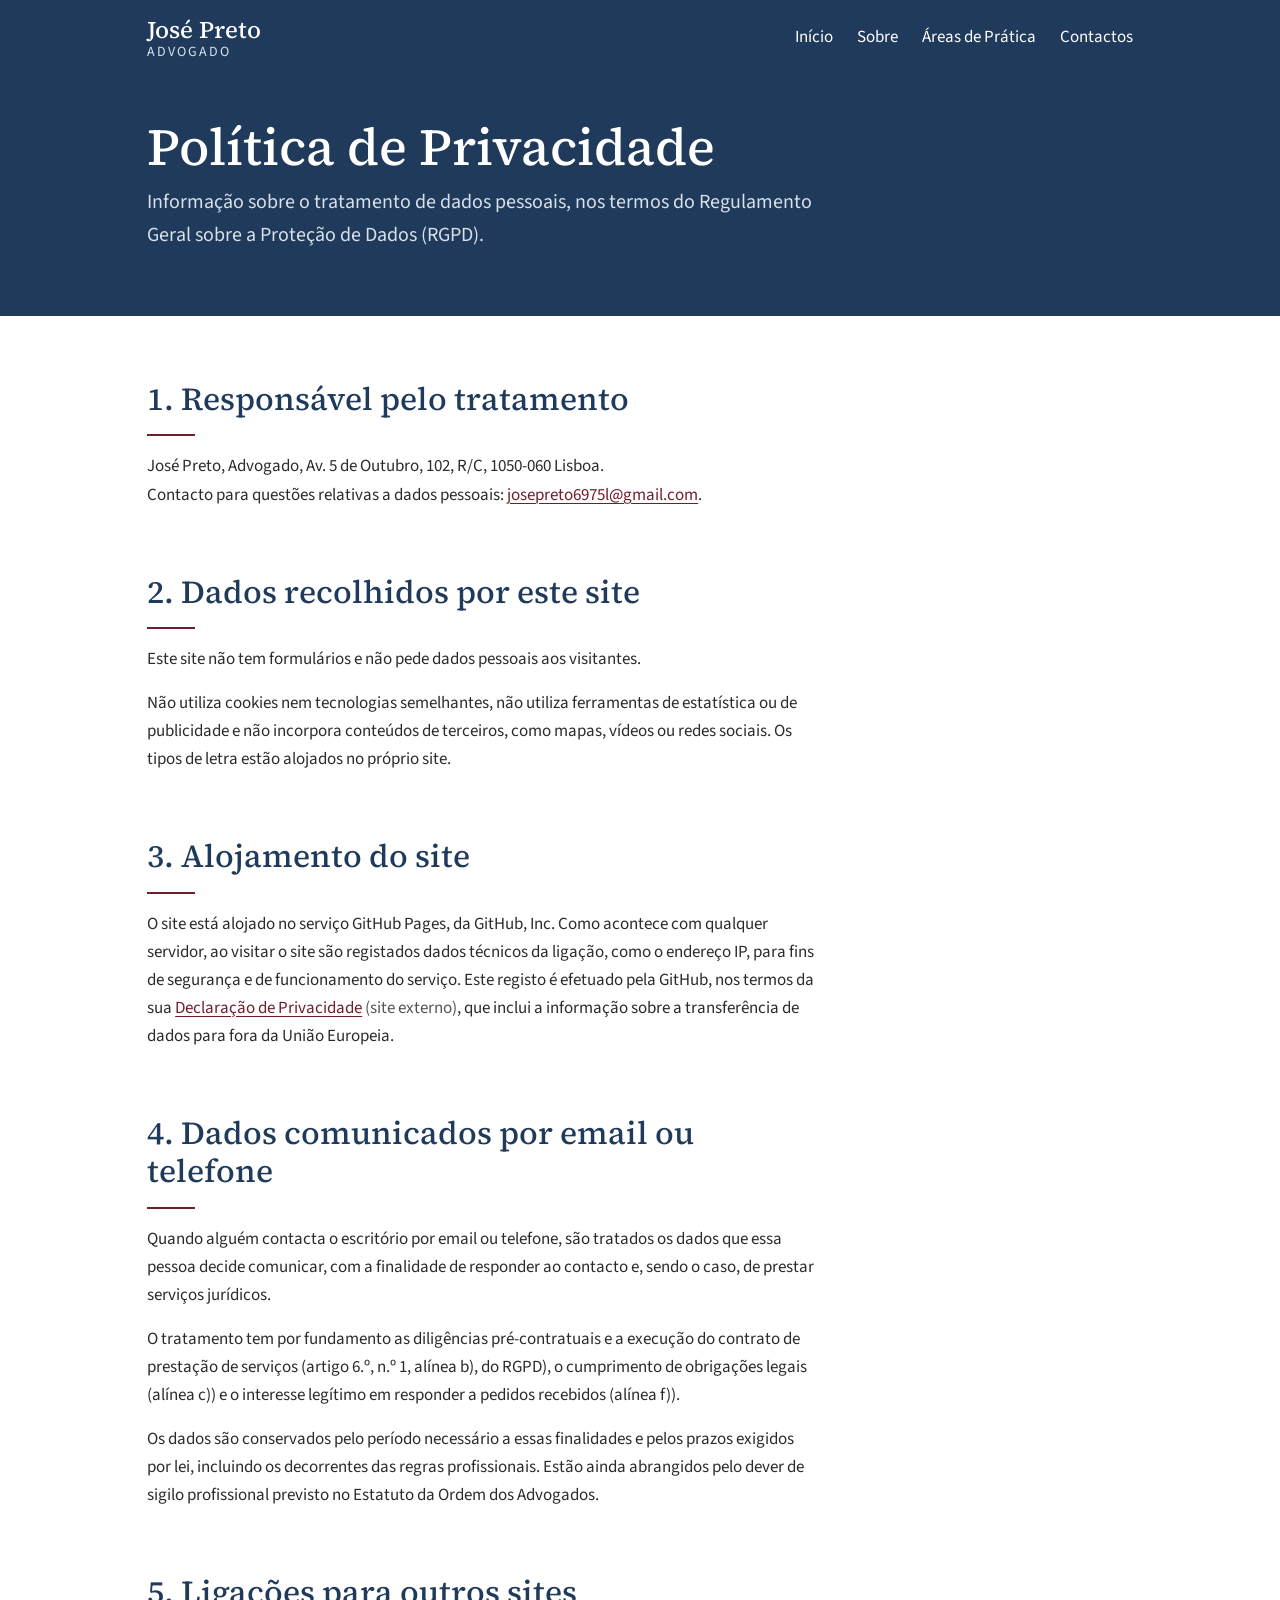
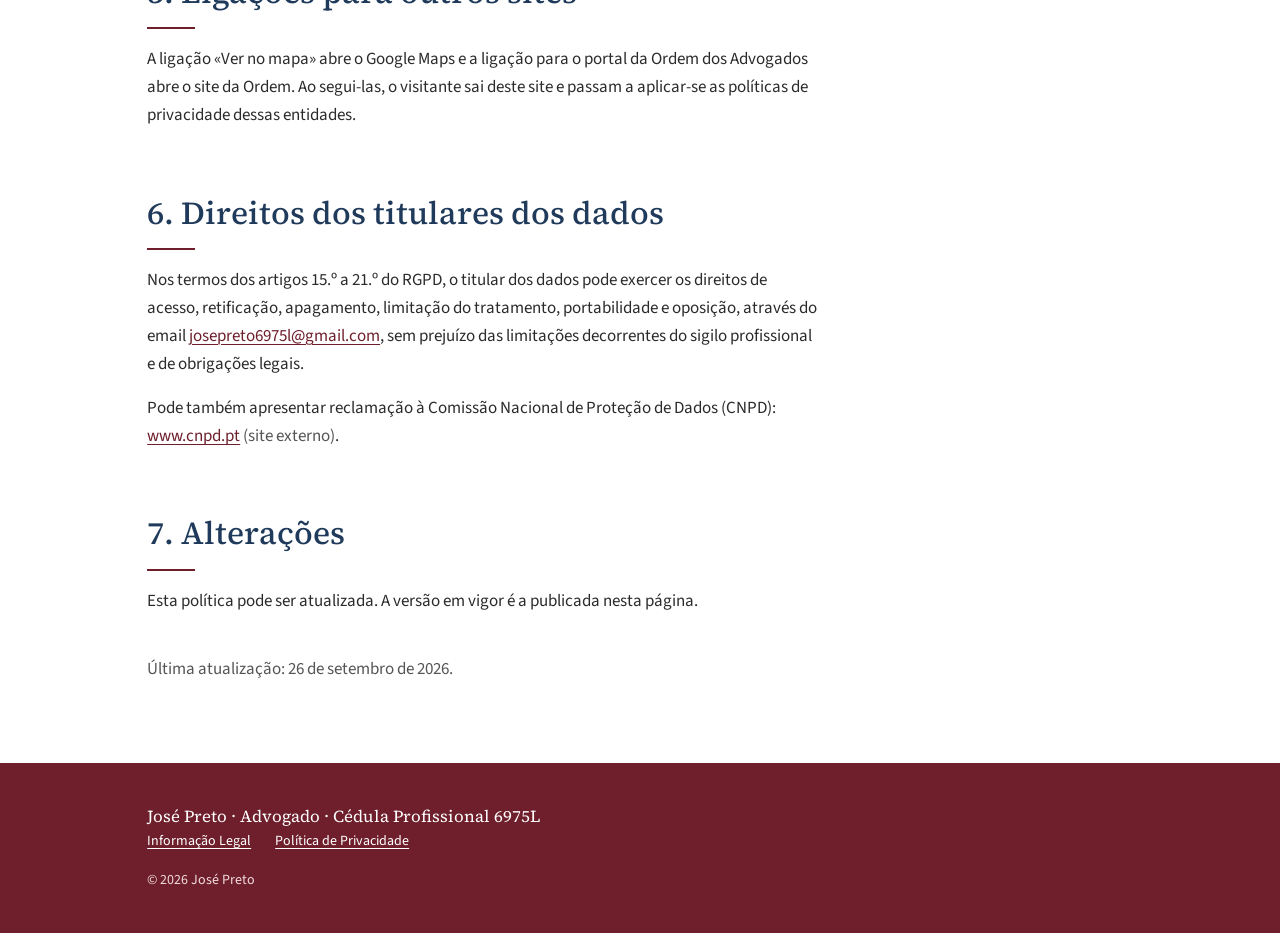
<file: privacidade.html>
<!doctype html>
<html lang="pt-PT">
<head>
  <meta charset="utf-8">
  <meta name="viewport" content="width=device-width, initial-scale=1">
  <title>Política de Privacidade · José Preto, Advogado</title>
  <meta name="description" content="Política de privacidade do site de José Preto, Advogado. O site não utiliza cookies, formulários nem ferramentas de estatística.">
  <link rel="canonical" href="https://josepreto.pt/privacidade.html">
  <!-- Línguas: quando existirem as versões /en/, /fr/ e /es/, acrescentar aqui
       uma linha <link rel="alternate" hreflang="..."> por cada versão (ver CLAUDE.md). -->
  <link rel="alternate" hreflang="pt-PT" href="https://josepreto.pt/privacidade.html">
  <meta name="referrer" content="strict-origin-when-cross-origin">
  <meta name="theme-color" content="#1f3a5a">

  <meta property="og:type" content="website">
  <meta property="og:locale" content="pt_PT">
  <meta property="og:site_name" content="José Preto · Advogado">
  <meta property="og:title" content="Política de Privacidade · José Preto, Advogado">
  <meta property="og:description" content="Política de privacidade do site de José Preto, Advogado. O site não utiliza cookies, formulários nem ferramentas de estatística.">
  <meta property="og:url" content="https://josepreto.pt/privacidade.html">
  <meta property="og:image" content="https://josepreto.pt/assets/img/partilha.png">
  <meta property="og:image:width" content="1200">
  <meta property="og:image:height" content="630">
  <meta property="og:image:alt" content="José Preto, Advogado">
  <meta name="twitter:card" content="summary_large_image">

  <link rel="icon" href="assets/img/favicon.svg" type="image/svg+xml">
  <link rel="icon" href="assets/img/favicon-32.png" sizes="32x32" type="image/png">
  <link rel="apple-touch-icon" href="assets/img/apple-touch-icon.png">
  <link rel="stylesheet" href="assets/css/tokens.css">
  <link rel="stylesheet" href="assets/css/estilo.css">
  <script src="assets/js/principal.js"></script>
</head>
<body>
  <a class="saltar" href="#conteudo">Saltar para o conteúdo</a>
  <header class="cabecalho zona-azul">
    <div class="contentor">
      <a class="marca" href="index.html">
        <span class="marca__nome">José Preto</span>
        <span class="marca__profissao">Advogado</span>
      </a>
      <button class="botao-menu" type="button" aria-expanded="false" aria-controls="menu-principal">Menu</button>
      <nav class="navegacao" id="menu-principal" aria-label="Principal">
        <ul>
          <li><a href="index.html">Início</a></li>
          <li><a href="sobre.html">Sobre</a></li>
          <li><a href="areas-de-pratica.html">Áreas de Prática</a></li>
          <!-- Secção escondida até ter conteúdo. Para a mostrar, apague esta linha e a linha
             "fim" abaixo (ver README).
          <li><a href="publicacoes/index.html">Publicações e Intervenções</a></li>
          fim -->
          <li><a href="contactos.html">Contactos</a></li>
        </ul>
      </nav>
    </div>
  </header>

  <main id="conteudo">
  <div class="titulo-pagina zona-azul">
    <div class="contentor">
      <h1>Política de Privacidade</h1>
      <p>Informação sobre o tratamento de dados pessoais, nos termos do Regulamento Geral sobre a Proteção de Dados (RGPD).</p>
    </div>
  </div>

    <div class="seccao">
      <div class="contentor texto">
        <section aria-labelledby="p-responsavel">
          <h2 id="p-responsavel" class="filete">1. Responsável pelo tratamento</h2>
          <p>José Preto, Advogado, Av. 5 de Outubro, 102, R/C, 1050-060 Lisboa.<br>
          Contacto para questões relativas a dados pessoais: <a href="mailto:josepreto6975l@gmail.com">josepreto6975l@gmail.com</a>.</p>
        </section>

        <section aria-labelledby="p-site">
          <h2 id="p-site" class="filete">2. Dados recolhidos por este site</h2>
          <p>Este site não tem formulários e não pede dados pessoais aos visitantes.</p>
          <p>Não utiliza cookies nem tecnologias semelhantes, não utiliza ferramentas de estatística ou de publicidade e não incorpora conteúdos de terceiros, como mapas, vídeos ou redes sociais. Os tipos de letra estão alojados no próprio site.</p>
        </section>

        <section aria-labelledby="p-alojamento">
          <h2 id="p-alojamento" class="filete">3. Alojamento do site</h2>
          <p>O site está alojado no serviço GitHub Pages, da GitHub, Inc. Como acontece com qualquer servidor, ao visitar o site são registados dados técnicos da ligação, como o endereço IP, para fins de segurança e de funcionamento do serviço. Este registo é efetuado pela GitHub, nos termos da sua <a href="https://docs.github.com/pt/site-policy/privacy-policies/github-general-privacy-statement">Declaração de Privacidade</a> <span class="secundario">(site externo)</span>, que inclui a informação sobre a transferência de dados para fora da União Europeia.</p>
        </section>

        <section aria-labelledby="p-contactos">
          <h2 id="p-contactos" class="filete">4. Dados comunicados por email ou telefone</h2>
          <p>Quando alguém contacta o escritório por email ou telefone, são tratados os dados que essa pessoa decide comunicar, com a finalidade de responder ao contacto e, sendo o caso, de prestar serviços jurídicos.</p>
          <p>O tratamento tem por fundamento as diligências pré-contratuais e a execução do contrato de prestação de serviços (artigo 6.º, n.º 1, alínea b), do RGPD), o cumprimento de obrigações legais (alínea c)) e o interesse legítimo em responder a pedidos recebidos (alínea f)).</p>
          <p>Os dados são conservados pelo período necessário a essas finalidades e pelos prazos exigidos por lei, incluindo os decorrentes das regras profissionais. Estão ainda abrangidos pelo dever de sigilo profissional previsto no Estatuto da Ordem dos Advogados.</p>
        </section>

        <section aria-labelledby="p-externos">
          <h2 id="p-externos" class="filete">5. Ligações para outros sites</h2>
          <p>A ligação «Ver no mapa» abre o Google Maps e a ligação para o portal da Ordem dos Advogados abre o site da Ordem. Ao segui-las, o visitante sai deste site e passam a aplicar-se as políticas de privacidade dessas entidades.</p>
        </section>

        <section aria-labelledby="p-direitos">
          <h2 id="p-direitos" class="filete">6. Direitos dos titulares dos dados</h2>
          <p>Nos termos dos artigos 15.º a 21.º do RGPD, o titular dos dados pode exercer os direitos de acesso, retificação, apagamento, limitação do tratamento, portabilidade e oposição, através do email <a href="mailto:josepreto6975l@gmail.com">josepreto6975l@gmail.com</a>, sem prejuízo das limitações decorrentes do sigilo profissional e de obrigações legais.</p>
          <p>Pode também apresentar reclamação à Comissão Nacional de Proteção de Dados (CNPD): <a href="https://www.cnpd.pt">www.cnpd.pt</a> <span class="secundario">(site externo)</span>.</p>
        </section>

        <section aria-labelledby="p-alteracoes">
          <h2 id="p-alteracoes" class="filete">7. Alterações</h2>
          <p>Esta política pode ser atualizada. A versão em vigor é a publicada nesta página.</p>
        </section>

        <p class="secundario">Última atualização: 26 de setembro de 2026.</p>
      </div>
    </div>
  </main>

  <footer class="rodape zona-bordeaux">
    <div class="contentor">
      <p class="rodape__identificacao">José Preto · Advogado · Cédula Profissional 6975L</p>
      <ul>
        <li><a href="informacao-legal.html">Informação Legal</a></li>
        <li><a href="privacidade.html" aria-current="page">Política de Privacidade</a></li>
      </ul>
      <p class="secundario">© <span data-ano>2026</span> José Preto</p>
    </div>
  </footer>
</body>
</html>
</file>
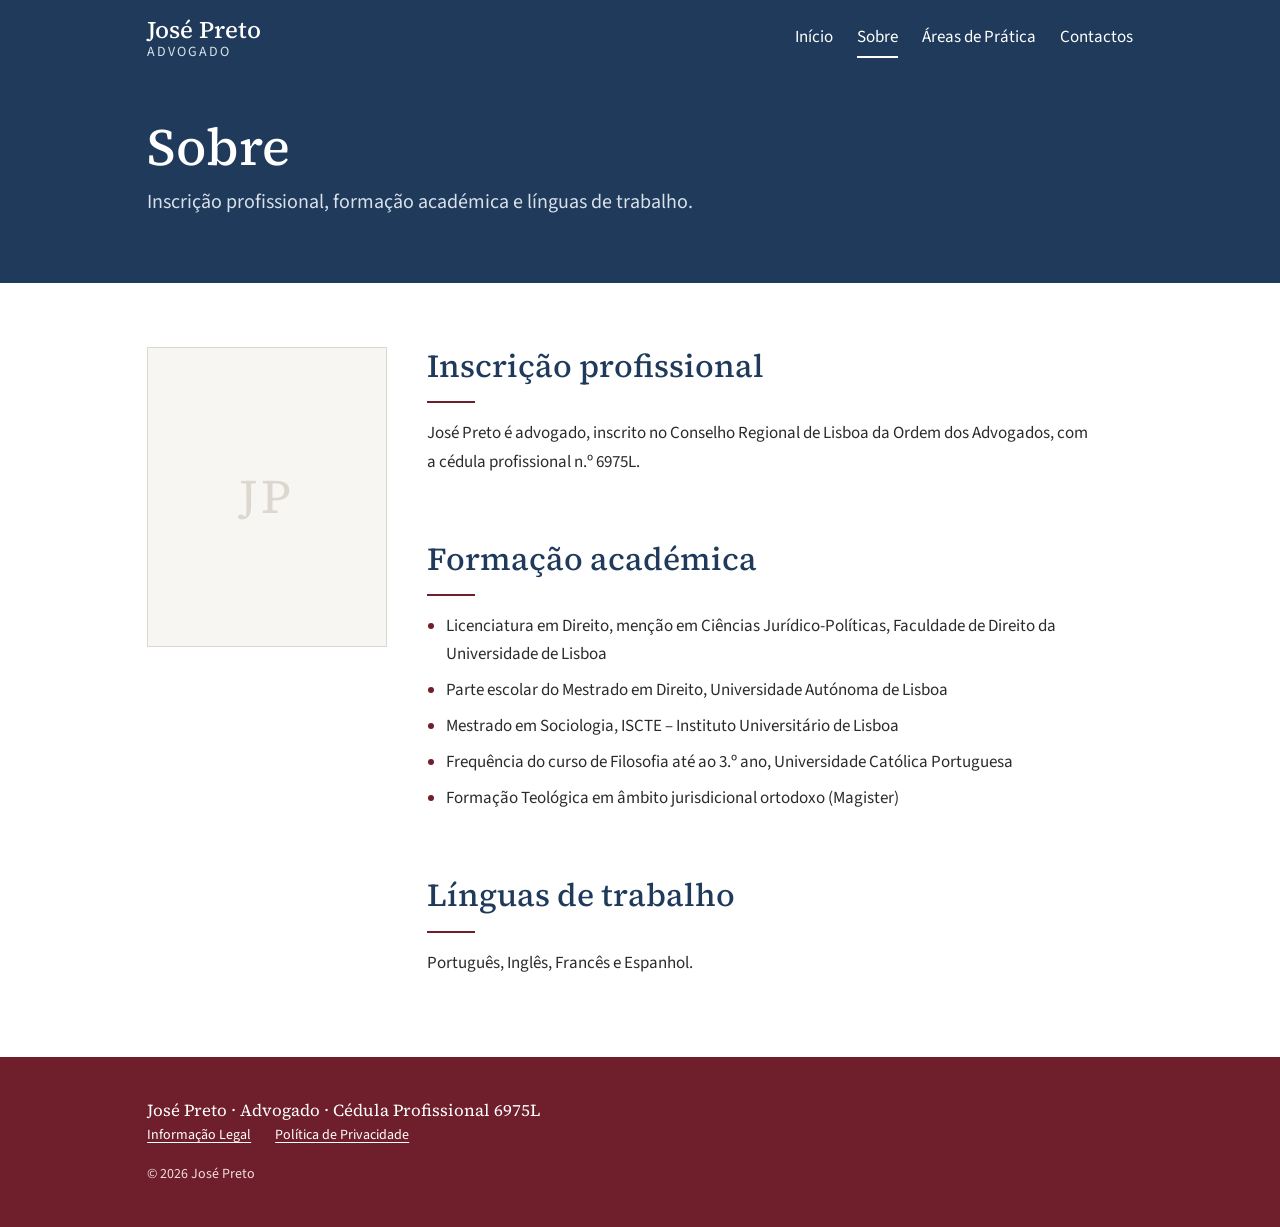
<file: sobre.html>
<!doctype html>
<html lang="pt-PT">
<head>
  <meta charset="utf-8">
  <meta name="viewport" content="width=device-width, initial-scale=1">
  <title>Sobre · José Preto, Advogado</title>
  <meta name="description" content="José Preto, Advogado inscrito no Conselho Regional de Lisboa da Ordem dos Advogados, cédula profissional 6975L. Formação académica e línguas de trabalho.">
  <link rel="canonical" href="https://josepreto.pt/sobre.html">
  <!-- Línguas: quando existirem as versões /en/, /fr/ e /es/, acrescentar aqui
       uma linha <link rel="alternate" hreflang="..."> por cada versão (ver CLAUDE.md). -->
  <link rel="alternate" hreflang="pt-PT" href="https://josepreto.pt/sobre.html">
  <meta name="referrer" content="strict-origin-when-cross-origin">
  <meta name="theme-color" content="#1f3a5a">

  <meta property="og:type" content="website">
  <meta property="og:locale" content="pt_PT">
  <meta property="og:site_name" content="José Preto · Advogado">
  <meta property="og:title" content="Sobre · José Preto, Advogado">
  <meta property="og:description" content="José Preto, Advogado inscrito no Conselho Regional de Lisboa da Ordem dos Advogados, cédula profissional 6975L. Formação académica e línguas de trabalho.">
  <meta property="og:url" content="https://josepreto.pt/sobre.html">
  <meta property="og:image" content="https://josepreto.pt/assets/img/partilha.png">
  <meta property="og:image:width" content="1200">
  <meta property="og:image:height" content="630">
  <meta property="og:image:alt" content="José Preto, Advogado">
  <meta name="twitter:card" content="summary_large_image">

  <link rel="icon" href="assets/img/favicon.svg" type="image/svg+xml">
  <link rel="icon" href="assets/img/favicon-32.png" sizes="32x32" type="image/png">
  <link rel="apple-touch-icon" href="assets/img/apple-touch-icon.png">
  <link rel="stylesheet" href="assets/css/tokens.css">
  <link rel="stylesheet" href="assets/css/estilo.css">
  <script src="assets/js/principal.js"></script>
</head>
<body>
  <a class="saltar" href="#conteudo">Saltar para o conteúdo</a>
  <header class="cabecalho zona-azul">
    <div class="contentor">
      <a class="marca" href="index.html">
        <span class="marca__nome">José Preto</span>
        <span class="marca__profissao">Advogado</span>
      </a>
      <button class="botao-menu" type="button" aria-expanded="false" aria-controls="menu-principal">Menu</button>
      <nav class="navegacao" id="menu-principal" aria-label="Principal">
        <ul>
          <li><a href="index.html">Início</a></li>
          <li><a href="sobre.html" aria-current="page">Sobre</a></li>
          <li><a href="areas-de-pratica.html">Áreas de Prática</a></li>
          <!-- Secção escondida até ter conteúdo. Para a mostrar, apague esta linha e a linha
             "fim" abaixo (ver README).
          <li><a href="publicacoes/index.html">Publicações e Intervenções</a></li>
          fim -->
          <li><a href="contactos.html">Contactos</a></li>
        </ul>
      </nav>
    </div>
  </header>

  <main id="conteudo">
  <div class="titulo-pagina zona-azul">
    <div class="contentor">
      <h1>Sobre</h1>
      <p>Inscrição profissional, formação académica e línguas de trabalho.</p>
    </div>
  </div>

    <div class="seccao">
      <div class="contentor sobre">
        <!-- FOTOGRAFIA: quando existir, guardar como assets/img/jose-preto.jpg e
             substituir a linha <div class="retrato retrato--vazio" ...>JP</div> por:
             <img class="retrato" src="assets/img/jose-preto.jpg" alt="Fotografia de José Preto" width="480" height="600">
             (ver README, secção "Substituir a fotografia") -->
        <div class="retrato retrato--vazio" aria-hidden="true">JP</div>

        <div class="texto">
          <section aria-labelledby="titulo-inscricao">
            <h2 id="titulo-inscricao" class="filete">Inscrição profissional</h2>
            <p>José Preto é advogado, inscrito no Conselho Regional de Lisboa da Ordem dos Advogados, com a cédula profissional n.º 6975L.</p>
          </section>

          <section aria-labelledby="titulo-formacao">
            <h2 id="titulo-formacao" class="filete">Formação académica</h2>
            <ul class="lista-simples">
              <li>Licenciatura em Direito, menção em Ciências Jurídico-Políticas, Faculdade de Direito da Universidade de Lisboa</li>
              <li>Parte escolar do Mestrado em Direito, Universidade Autónoma de Lisboa</li>
              <li>Mestrado em Sociologia, ISCTE – Instituto Universitário de Lisboa</li>
              <li>Frequência do curso de Filosofia até ao 3.º ano, Universidade Católica Portuguesa</li>
              <li>Formação Teológica em âmbito jurisdicional ortodoxo (Magister)</li>
            </ul>
          </section>

          <section aria-labelledby="titulo-linguas">
            <h2 id="titulo-linguas" class="filete">Línguas de trabalho</h2>
            <p>Português, Inglês, Francês e Espanhol.</p>
          </section>
        </div>
      </div>
    </div>
  </main>

  <footer class="rodape zona-bordeaux">
    <div class="contentor">
      <p class="rodape__identificacao">José Preto · Advogado · Cédula Profissional 6975L</p>
      <ul>
        <li><a href="informacao-legal.html">Informação Legal</a></li>
        <li><a href="privacidade.html">Política de Privacidade</a></li>
      </ul>
      <p class="secundario">© <span data-ano>2026</span> José Preto</p>
    </div>
  </footer>
</body>
</html>
</file>
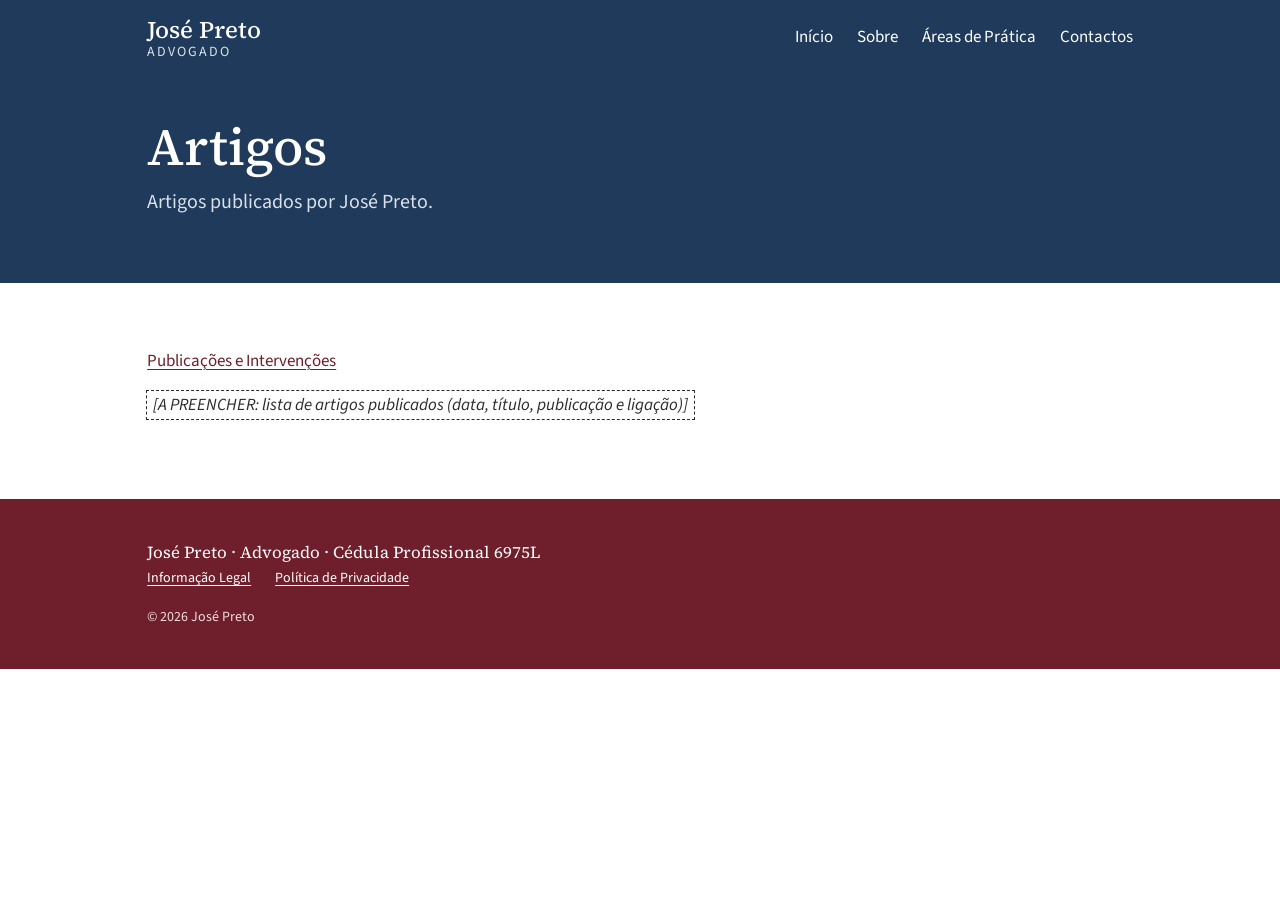
<file: publicacoes/artigos.html>
<!doctype html>
<html lang="pt-PT">
<head>
  <meta charset="utf-8">
  <meta name="viewport" content="width=device-width, initial-scale=1">
  <title>Artigos · José Preto, Advogado</title>
  <meta name="description" content="Artigos publicados por José Preto.">
  <meta name="robots" content="noindex">
  <link rel="canonical" href="https://josepreto.pt/publicacoes/artigos.html">
  <!-- Línguas: quando existirem as versões /en/, /fr/ e /es/, acrescentar aqui
       uma linha <link rel="alternate" hreflang="..."> por cada versão (ver CLAUDE.md). -->
  <link rel="alternate" hreflang="pt-PT" href="https://josepreto.pt/publicacoes/artigos.html">
  <meta name="referrer" content="strict-origin-when-cross-origin">
  <meta name="theme-color" content="#1f3a5a">

  <meta property="og:type" content="website">
  <meta property="og:locale" content="pt_PT">
  <meta property="og:site_name" content="José Preto · Advogado">
  <meta property="og:title" content="Artigos · José Preto, Advogado">
  <meta property="og:description" content="Artigos publicados por José Preto.">
  <meta property="og:url" content="https://josepreto.pt/publicacoes/artigos.html">
  <meta property="og:image" content="https://josepreto.pt/assets/img/partilha.png">
  <meta property="og:image:width" content="1200">
  <meta property="og:image:height" content="630">
  <meta property="og:image:alt" content="José Preto, Advogado">
  <meta name="twitter:card" content="summary_large_image">

  <link rel="icon" href="../assets/img/favicon.svg" type="image/svg+xml">
  <link rel="icon" href="../assets/img/favicon-32.png" sizes="32x32" type="image/png">
  <link rel="apple-touch-icon" href="../assets/img/apple-touch-icon.png">
  <link rel="stylesheet" href="../assets/css/tokens.css">
  <link rel="stylesheet" href="../assets/css/estilo.css">
  <script src="../assets/js/principal.js"></script>
</head>
<body>
  <a class="saltar" href="#conteudo">Saltar para o conteúdo</a>
  <header class="cabecalho zona-azul">
    <div class="contentor">
      <a class="marca" href="../index.html">
        <span class="marca__nome">José Preto</span>
        <span class="marca__profissao">Advogado</span>
      </a>
      <button class="botao-menu" type="button" aria-expanded="false" aria-controls="menu-principal">Menu</button>
      <nav class="navegacao" id="menu-principal" aria-label="Principal">
        <ul>
          <li><a href="../index.html">Início</a></li>
          <li><a href="../sobre.html">Sobre</a></li>
          <li><a href="../areas-de-pratica.html">Áreas de Prática</a></li>
          <!-- Secção escondida até ter conteúdo. Para a mostrar, apague esta linha e a linha
             "fim" abaixo (ver README).
          <li><a href="../publicacoes/index.html">Publicações e Intervenções</a></li>
          fim -->
          <li><a href="../contactos.html">Contactos</a></li>
        </ul>
      </nav>
    </div>
  </header>

  <main id="conteudo">
  <div class="titulo-pagina zona-azul">
    <div class="contentor">
      <h1>Artigos</h1>
      <p>Artigos publicados por José Preto.</p>
    </div>
  </div>

    <div class="seccao">
      <div class="contentor texto">
        <p><a href="index.html">Publicações e Intervenções</a></p>

        <!-- COMO ACRESCENTAR UMA ENTRADA (ver README):
             copie o bloco-modelo abaixo, cole-o logo a seguir a <ol class="entradas">
             e preencha. As entradas mais recentes ficam em primeiro lugar.
             Quando houver pelo menos uma entrada, apague a linha "A PREENCHER".

          <li class="entrada">
            <time class="entrada__data" datetime="2026-01-31">31 de janeiro de 2026</time>
            <h3><a href="https://endereco-do-artigo">Título do artigo</a></h3>
            <p>Nome da publicação</p>
          </li>
        -->
        <p><span class="por-preencher">[A PREENCHER: lista de artigos publicados (data, título, publicação e ligação)]</span></p>
        <ol class="entradas" reversed>
        </ol>
      </div>
    </div>
  </main>

  <footer class="rodape zona-bordeaux">
    <div class="contentor">
      <p class="rodape__identificacao">José Preto · Advogado · Cédula Profissional 6975L</p>
      <ul>
        <li><a href="../informacao-legal.html">Informação Legal</a></li>
        <li><a href="../privacidade.html">Política de Privacidade</a></li>
      </ul>
      <p class="secundario">© <span data-ano>2026</span> José Preto</p>
    </div>
  </footer>
</body>
</html>
</file>
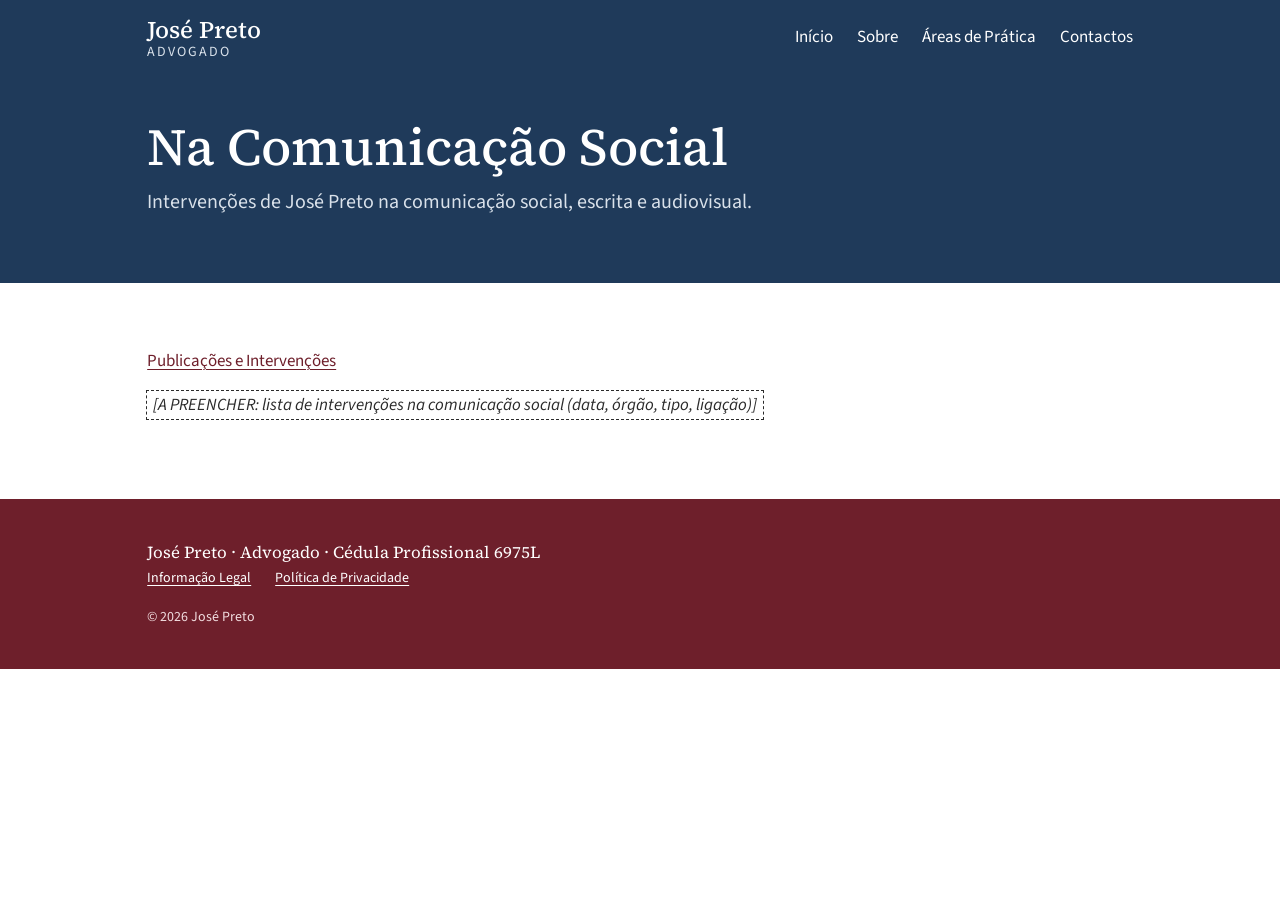
<file: publicacoes/comunicacao-social.html>
<!doctype html>
<html lang="pt-PT">
<head>
  <meta charset="utf-8">
  <meta name="viewport" content="width=device-width, initial-scale=1">
  <title>Na Comunicação Social · José Preto, Advogado</title>
  <meta name="description" content="Intervenções de José Preto na comunicação social, escrita e audiovisual.">
  <meta name="robots" content="noindex">
  <link rel="canonical" href="https://josepreto.pt/publicacoes/comunicacao-social.html">
  <!-- Línguas: quando existirem as versões /en/, /fr/ e /es/, acrescentar aqui
       uma linha <link rel="alternate" hreflang="..."> por cada versão (ver CLAUDE.md). -->
  <link rel="alternate" hreflang="pt-PT" href="https://josepreto.pt/publicacoes/comunicacao-social.html">
  <meta name="referrer" content="strict-origin-when-cross-origin">
  <meta name="theme-color" content="#1f3a5a">

  <meta property="og:type" content="website">
  <meta property="og:locale" content="pt_PT">
  <meta property="og:site_name" content="José Preto · Advogado">
  <meta property="og:title" content="Na Comunicação Social · José Preto, Advogado">
  <meta property="og:description" content="Intervenções de José Preto na comunicação social, escrita e audiovisual.">
  <meta property="og:url" content="https://josepreto.pt/publicacoes/comunicacao-social.html">
  <meta property="og:image" content="https://josepreto.pt/assets/img/partilha.png">
  <meta property="og:image:width" content="1200">
  <meta property="og:image:height" content="630">
  <meta property="og:image:alt" content="José Preto, Advogado">
  <meta name="twitter:card" content="summary_large_image">

  <link rel="icon" href="../assets/img/favicon.svg" type="image/svg+xml">
  <link rel="icon" href="../assets/img/favicon-32.png" sizes="32x32" type="image/png">
  <link rel="apple-touch-icon" href="../assets/img/apple-touch-icon.png">
  <link rel="stylesheet" href="../assets/css/tokens.css">
  <link rel="stylesheet" href="../assets/css/estilo.css">
  <script src="../assets/js/principal.js"></script>
</head>
<body>
  <a class="saltar" href="#conteudo">Saltar para o conteúdo</a>
  <header class="cabecalho zona-azul">
    <div class="contentor">
      <a class="marca" href="../index.html">
        <span class="marca__nome">José Preto</span>
        <span class="marca__profissao">Advogado</span>
      </a>
      <button class="botao-menu" type="button" aria-expanded="false" aria-controls="menu-principal">Menu</button>
      <nav class="navegacao" id="menu-principal" aria-label="Principal">
        <ul>
          <li><a href="../index.html">Início</a></li>
          <li><a href="../sobre.html">Sobre</a></li>
          <li><a href="../areas-de-pratica.html">Áreas de Prática</a></li>
          <!-- Secção escondida até ter conteúdo. Para a mostrar, apague esta linha e a linha
             "fim" abaixo (ver README).
          <li><a href="../publicacoes/index.html">Publicações e Intervenções</a></li>
          fim -->
          <li><a href="../contactos.html">Contactos</a></li>
        </ul>
      </nav>
    </div>
  </header>

  <main id="conteudo">
  <div class="titulo-pagina zona-azul">
    <div class="contentor">
      <h1>Na Comunicação Social</h1>
      <p>Intervenções de José Preto na comunicação social, escrita e audiovisual.</p>
    </div>
  </div>

    <div class="seccao">
      <div class="contentor texto">
        <p><a href="index.html">Publicações e Intervenções</a></p>

        <!-- COMO ACRESCENTAR UMA ENTRADA (ver README):
             copie o bloco-modelo abaixo, cole-o logo a seguir a <ol class="entradas">
             e preencha. As entradas mais recentes ficam em primeiro lugar.
             Quando houver pelo menos uma entrada, apague a linha "A PREENCHER".

          <li class="entrada">
            <time class="entrada__data" datetime="2026-01-31">31 de janeiro de 2026 · Imprensa escrita (ou: Televisão / Rádio / Podcast)</time>
            <h3><a href="https://endereco-da-noticia">Descrição neutra do tema (não copiar títulos elogiosos)</a></h3>
            <p>Nome do órgão de comunicação social (site externo)</p>
          </li>
        -->
        <p><span class="por-preencher">[A PREENCHER: lista de intervenções na comunicação social (data, órgão, tipo, ligação)]</span></p>
        <ol class="entradas" reversed>
        </ol>
      </div>
    </div>
  </main>

  <footer class="rodape zona-bordeaux">
    <div class="contentor">
      <p class="rodape__identificacao">José Preto · Advogado · Cédula Profissional 6975L</p>
      <ul>
        <li><a href="../informacao-legal.html">Informação Legal</a></li>
        <li><a href="../privacidade.html">Política de Privacidade</a></li>
      </ul>
      <p class="secundario">© <span data-ano>2026</span> José Preto</p>
    </div>
  </footer>
</body>
</html>
</file>
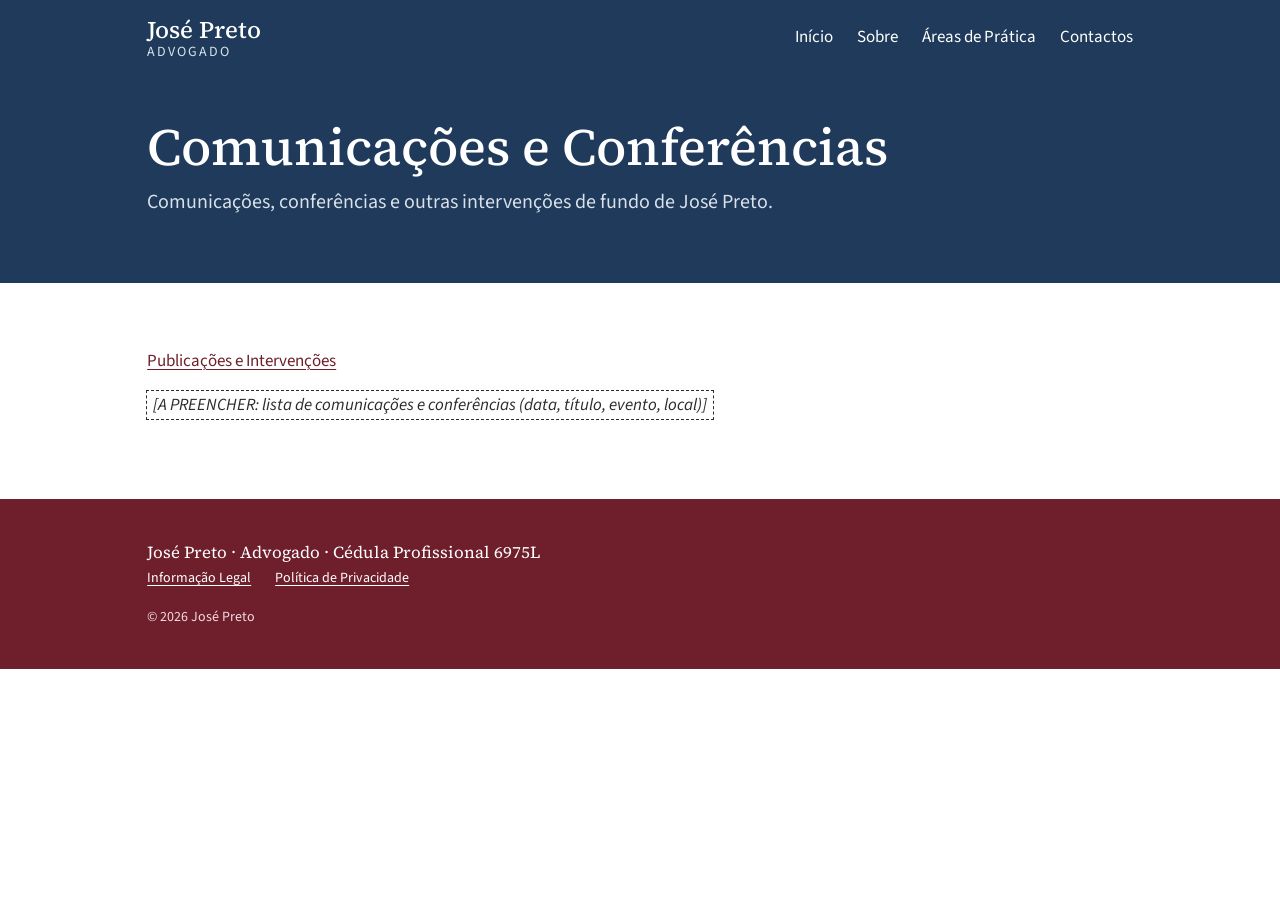
<file: publicacoes/comunicacoes.html>
<!doctype html>
<html lang="pt-PT">
<head>
  <meta charset="utf-8">
  <meta name="viewport" content="width=device-width, initial-scale=1">
  <title>Comunicações e Conferências · José Preto, Advogado</title>
  <meta name="description" content="Comunicações, conferências e outras intervenções de fundo de José Preto.">
  <meta name="robots" content="noindex">
  <link rel="canonical" href="https://josepreto.pt/publicacoes/comunicacoes.html">
  <!-- Línguas: quando existirem as versões /en/, /fr/ e /es/, acrescentar aqui
       uma linha <link rel="alternate" hreflang="..."> por cada versão (ver CLAUDE.md). -->
  <link rel="alternate" hreflang="pt-PT" href="https://josepreto.pt/publicacoes/comunicacoes.html">
  <meta name="referrer" content="strict-origin-when-cross-origin">
  <meta name="theme-color" content="#1f3a5a">

  <meta property="og:type" content="website">
  <meta property="og:locale" content="pt_PT">
  <meta property="og:site_name" content="José Preto · Advogado">
  <meta property="og:title" content="Comunicações e Conferências · José Preto, Advogado">
  <meta property="og:description" content="Comunicações, conferências e outras intervenções de fundo de José Preto.">
  <meta property="og:url" content="https://josepreto.pt/publicacoes/comunicacoes.html">
  <meta property="og:image" content="https://josepreto.pt/assets/img/partilha.png">
  <meta property="og:image:width" content="1200">
  <meta property="og:image:height" content="630">
  <meta property="og:image:alt" content="José Preto, Advogado">
  <meta name="twitter:card" content="summary_large_image">

  <link rel="icon" href="../assets/img/favicon.svg" type="image/svg+xml">
  <link rel="icon" href="../assets/img/favicon-32.png" sizes="32x32" type="image/png">
  <link rel="apple-touch-icon" href="../assets/img/apple-touch-icon.png">
  <link rel="stylesheet" href="../assets/css/tokens.css">
  <link rel="stylesheet" href="../assets/css/estilo.css">
  <script src="../assets/js/principal.js"></script>
</head>
<body>
  <a class="saltar" href="#conteudo">Saltar para o conteúdo</a>
  <header class="cabecalho zona-azul">
    <div class="contentor">
      <a class="marca" href="../index.html">
        <span class="marca__nome">José Preto</span>
        <span class="marca__profissao">Advogado</span>
      </a>
      <button class="botao-menu" type="button" aria-expanded="false" aria-controls="menu-principal">Menu</button>
      <nav class="navegacao" id="menu-principal" aria-label="Principal">
        <ul>
          <li><a href="../index.html">Início</a></li>
          <li><a href="../sobre.html">Sobre</a></li>
          <li><a href="../areas-de-pratica.html">Áreas de Prática</a></li>
          <!-- Secção escondida até ter conteúdo. Para a mostrar, apague esta linha e a linha
             "fim" abaixo (ver README).
          <li><a href="../publicacoes/index.html">Publicações e Intervenções</a></li>
          fim -->
          <li><a href="../contactos.html">Contactos</a></li>
        </ul>
      </nav>
    </div>
  </header>

  <main id="conteudo">
  <div class="titulo-pagina zona-azul">
    <div class="contentor">
      <h1>Comunicações e Conferências</h1>
      <p>Comunicações, conferências e outras intervenções de fundo de José Preto.</p>
    </div>
  </div>

    <div class="seccao">
      <div class="contentor texto">
        <p><a href="index.html">Publicações e Intervenções</a></p>

        <!-- COMO ACRESCENTAR UMA ENTRADA (ver README):
             copie o bloco-modelo abaixo, cole-o logo a seguir a <ol class="entradas">
             e preencha. As entradas mais recentes ficam em primeiro lugar.
             Quando houver pelo menos uma entrada, apague a linha "A PREENCHER".

          <li class="entrada">
            <time class="entrada__data" datetime="2026-01-31">31 de janeiro de 2026</time>
            <h3>Título da comunicação</h3>
            <p>Nome do evento, entidade organizadora, local</p>
            <p><a href="../assets/documentos/nome-do-ficheiro.pdf">Texto da comunicação (PDF)</a> (linha opcional: só se houver texto autorizado)</p>
          </li>
        -->
        <p><span class="por-preencher">[A PREENCHER: lista de comunicações e conferências (data, título, evento, local)]</span></p>
        <ol class="entradas" reversed>
        </ol>
      </div>
    </div>
  </main>

  <footer class="rodape zona-bordeaux">
    <div class="contentor">
      <p class="rodape__identificacao">José Preto · Advogado · Cédula Profissional 6975L</p>
      <ul>
        <li><a href="../informacao-legal.html">Informação Legal</a></li>
        <li><a href="../privacidade.html">Política de Privacidade</a></li>
      </ul>
      <p class="secundario">© <span data-ano>2026</span> José Preto</p>
    </div>
  </footer>
</body>
</html>
</file>
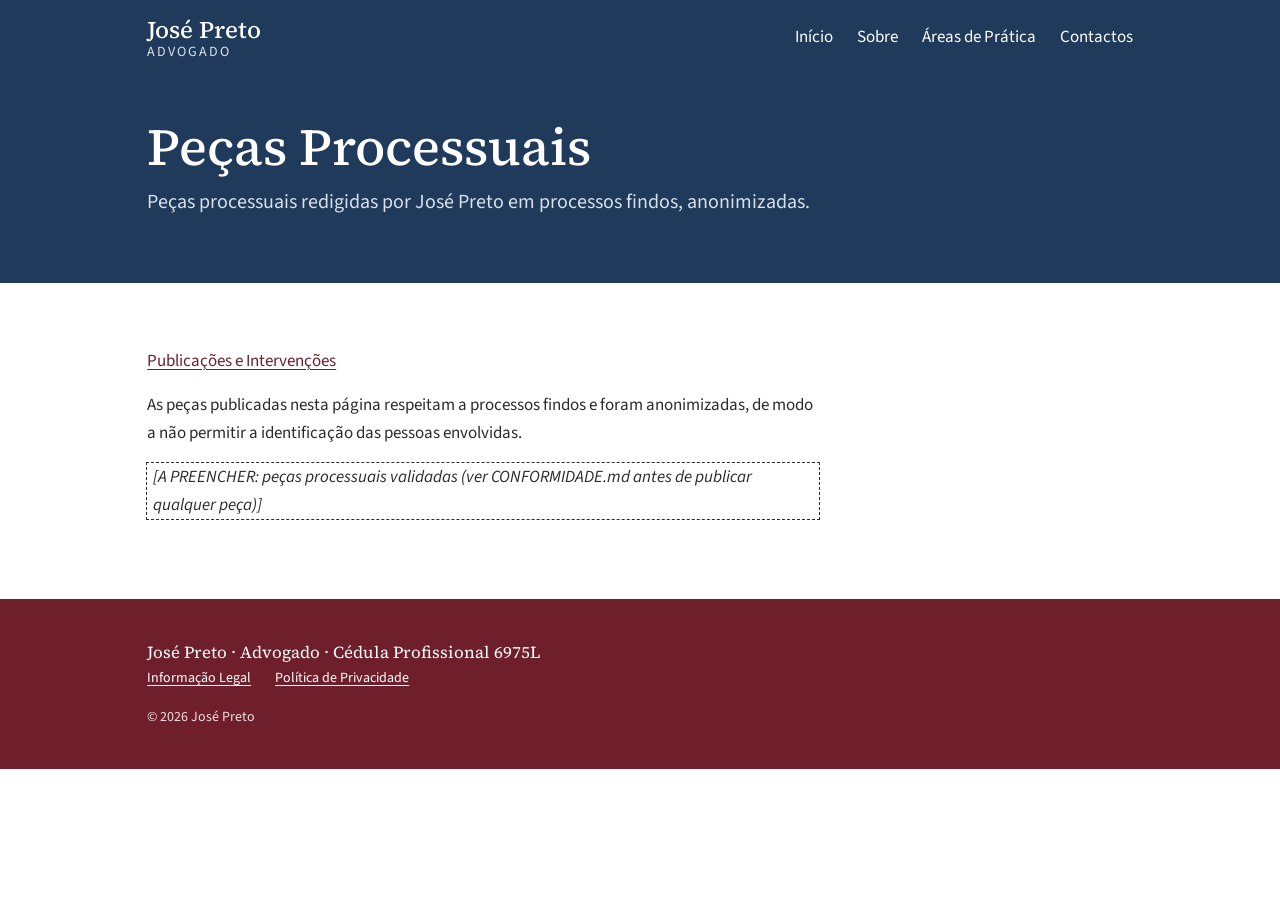
<file: publicacoes/pecas-processuais.html>
<!doctype html>
<html lang="pt-PT">
<head>
  <meta charset="utf-8">
  <meta name="viewport" content="width=device-width, initial-scale=1">
  <title>Peças Processuais · José Preto, Advogado</title>
  <meta name="description" content="Peças processuais redigidas por José Preto em processos findos, anonimizadas.">
  <meta name="robots" content="noindex">
  <link rel="canonical" href="https://josepreto.pt/publicacoes/pecas-processuais.html">
  <!-- Línguas: quando existirem as versões /en/, /fr/ e /es/, acrescentar aqui
       uma linha <link rel="alternate" hreflang="..."> por cada versão (ver CLAUDE.md). -->
  <link rel="alternate" hreflang="pt-PT" href="https://josepreto.pt/publicacoes/pecas-processuais.html">
  <meta name="referrer" content="strict-origin-when-cross-origin">
  <meta name="theme-color" content="#1f3a5a">

  <meta property="og:type" content="website">
  <meta property="og:locale" content="pt_PT">
  <meta property="og:site_name" content="José Preto · Advogado">
  <meta property="og:title" content="Peças Processuais · José Preto, Advogado">
  <meta property="og:description" content="Peças processuais redigidas por José Preto em processos findos, anonimizadas.">
  <meta property="og:url" content="https://josepreto.pt/publicacoes/pecas-processuais.html">
  <meta property="og:image" content="https://josepreto.pt/assets/img/partilha.png">
  <meta property="og:image:width" content="1200">
  <meta property="og:image:height" content="630">
  <meta property="og:image:alt" content="José Preto, Advogado">
  <meta name="twitter:card" content="summary_large_image">

  <link rel="icon" href="../assets/img/favicon.svg" type="image/svg+xml">
  <link rel="icon" href="../assets/img/favicon-32.png" sizes="32x32" type="image/png">
  <link rel="apple-touch-icon" href="../assets/img/apple-touch-icon.png">
  <link rel="stylesheet" href="../assets/css/tokens.css">
  <link rel="stylesheet" href="../assets/css/estilo.css">
  <script src="../assets/js/principal.js"></script>
</head>
<body>
  <a class="saltar" href="#conteudo">Saltar para o conteúdo</a>
  <header class="cabecalho zona-azul">
    <div class="contentor">
      <a class="marca" href="../index.html">
        <span class="marca__nome">José Preto</span>
        <span class="marca__profissao">Advogado</span>
      </a>
      <button class="botao-menu" type="button" aria-expanded="false" aria-controls="menu-principal">Menu</button>
      <nav class="navegacao" id="menu-principal" aria-label="Principal">
        <ul>
          <li><a href="../index.html">Início</a></li>
          <li><a href="../sobre.html">Sobre</a></li>
          <li><a href="../areas-de-pratica.html">Áreas de Prática</a></li>
          <!-- Secção escondida até ter conteúdo. Para a mostrar, apague esta linha e a linha
             "fim" abaixo (ver README).
          <li><a href="../publicacoes/index.html">Publicações e Intervenções</a></li>
          fim -->
          <li><a href="../contactos.html">Contactos</a></li>
        </ul>
      </nav>
    </div>
  </header>

  <main id="conteudo">
  <div class="titulo-pagina zona-azul">
    <div class="contentor">
      <h1>Peças Processuais</h1>
      <p>Peças processuais redigidas por José Preto em processos findos, anonimizadas.</p>
    </div>
  </div>

    <div class="seccao">
      <div class="contentor texto">
        <p><a href="index.html">Publicações e Intervenções</a></p>
        <p>As peças publicadas nesta página respeitam a processos findos e foram anonimizadas, de modo a não permitir a identificação das pessoas envolvidas.</p>
        <!-- ATENÇÃO — ANTES DE PUBLICAR QUALQUER PEÇA (ver CONFORMIDADE.md):
             1. o processo está findo;
             2. consentimento escrito do cliente;
             3. dispensa de sigilo profissional concedida pela Ordem dos Advogados (art. 92.º EOA);
             4. anonimização total (nomes, datas, locais, números de processo, metadados do PDF);
             5. nenhum PDF por anonimizar é colocado no repositório, nem temporariamente:
                o repositório é público e o histórico fica guardado. -->

        <!-- COMO ACRESCENTAR UMA ENTRADA (ver README):
             copie o bloco-modelo abaixo, cole-o logo a seguir a <ol class="entradas">
             e preencha. As entradas mais recentes ficam em primeiro lugar.
             Quando houver pelo menos uma entrada, apague a linha "A PREENCHER".

          <li class="entrada">
            <span class="entrada__data">Processo findo em 2025 · Tribunal / jurisdição (sem identificar o processo)</span>
            <h3><a href="../assets/documentos/nome-do-ficheiro.pdf">Tipo de peça e matéria (PDF)</a></h3>
            <p>Breve indicação neutra da questão jurídica, sem identificar pessoas nem descrever o resultado.</p>
          </li>
        -->
        <p><span class="por-preencher">[A PREENCHER: peças processuais validadas (ver CONFORMIDADE.md antes de publicar qualquer peça)]</span></p>
        <ol class="entradas" reversed>
        </ol>
      </div>
    </div>
  </main>

  <footer class="rodape zona-bordeaux">
    <div class="contentor">
      <p class="rodape__identificacao">José Preto · Advogado · Cédula Profissional 6975L</p>
      <ul>
        <li><a href="../informacao-legal.html">Informação Legal</a></li>
        <li><a href="../privacidade.html">Política de Privacidade</a></li>
      </ul>
      <p class="secundario">© <span data-ano>2026</span> José Preto</p>
    </div>
  </footer>
</body>
</html>
</file>
<file: assets/css/tokens.css>
/* ═══════════════════════════════════════════════════════════════════
 * JOSÉ PRETO · ADVOGADO — VALORES DE DESIGN
 *
 * Este ficheiro é a única fonte das cores, fontes, tamanhos e
 * espaçamentos do site. Nenhum outro ficheiro contém um código de cor.
 * Mude um valor na PARTE 1 e o site inteiro muda em conformidade.
 *
 * PARTE 1 — os valores. É esta parte que se edita.
 * PARTE 2 — ligações internas. Não deve ser necessário mexer.
 * ═══════════════════════════════════════════════════════════════════ */

/* ───────────────────────────────────────────────────────────────────
 * PARTE 1 — OS VALORES
 * ─────────────────────────────────────────────────────────────────── */
:root {
  /* ---------- Paleta: branco, azul e bordeaux (um terço cada) -------
   * Contrastes medidos (mínimo exigido WCAG AA para texto: 4,5:1).
   * O azul e o bordeaux NÃO contrastam entre si (1,05:1): nunca pôr
   * texto azul sobre bordeaux nem o contrário. Separá-los sempre com
   * branco.
   */
  --cor-branco: #ffffff;
  --cor-perola: #f7f6f3; /* fundo alternativo discreto                 */
  --cor-azul: #1f3a5a; /* cabeçalho, títulos — 11,6:1 sobre branco   */
  --cor-bordeaux: #6e1f2b; /* rodapé, links, filetes — 11,1:1 s/ branco */
  --cor-grafite: #2b2b2b; /* texto corrido — 14,2:1 sobre branco        */
  --cor-cinza: #555555; /* texto secundário — 7,5:1 s/ branco         */
  --cor-linha: #dcd8d0; /* linhas finas (decorativas, não é texto)    */

  /* Texto sobre fundos escuros */
  --cor-sobre-azul: #ffffff; /* 11,6:1 */
  --cor-sobre-azul-suave: #d9e1ea; /* 8,8:1  */
  --cor-sobre-bordeaux: #ffffff; /* 11,1:1 */
  --cor-sobre-bordeaux-suave: #f1dcdf; /* 8,5:1  */

  /* ---------- Tipografia ------------------------------------------ */
  --fonte-titulos: "Source Serif 4", Georgia, "Times New Roman", serif;
  --fonte-texto: "Source Sans 3", "Segoe UI", Roboto, Arial, sans-serif;

  --texto-pequeno: 0.875rem;
  --texto-base: 1.0625rem;
  --texto-grande: 1.25rem;
  --titulo-3: 1.3rem;
  --titulo-2: clamp(1.5rem, 1.2rem + 1.2vw, 2rem);
  --titulo-1: clamp(2rem, 1.4rem + 2.6vw, 3.25rem);

  --altura-linha: 1.65;

  /* ---------- Espaçamento e medidas ------------------------------- */
  --espaco-1: 0.5rem;
  --espaco-2: 1rem;
  --espaco-3: 1.5rem;
  --espaco-4: 2.5rem;
  --espaco-5: 4rem;
  --espaco-6: 6rem;

  --largura-maxima: 68rem; /* largura máxima da página           */
  --largura-texto: 42rem; /* linhas de texto confortáveis        */
  --margem-lateral: 1rem; /* margem mínima no telemóvel          */
}

/* ───────────────────────────────────────────────────────────────────
 * PARTE 2 — FONTES LOCAIS (não usar serviços externos: RGPD)
 * Licença SIL Open Font License 1.1 — ver assets/fonts/LICENCA-*.txt
 * ─────────────────────────────────────────────────────────────────── */
@font-face {
  font-family: "Source Serif 4";
  font-style: normal;
  font-display: swap;
  font-weight: 200 900;
  src: url(../fonts/source-serif-4-latin-wght-normal.woff2) format("woff2");
  unicode-range: U+0000-00FF, U+0131, U+0152-0153, U+02BB-02BC, U+02C6, U+02DA, U+02DC, U+0304, U+0308, U+0329, U+2000-206F, U+20AC, U+2122, U+2191, U+2193, U+2212, U+2215, U+FEFF, U+FFFD;
}
@font-face {
  font-family: "Source Serif 4";
  font-style: normal;
  font-display: swap;
  font-weight: 200 900;
  src: url(../fonts/source-serif-4-latin-ext-wght-normal.woff2) format("woff2");
  unicode-range: U+0100-02BA, U+02BD-02C5, U+02C7-02CC, U+02CE-02D7, U+02DD-02FF, U+0304, U+0308, U+0329, U+1D00-1DBF, U+1E00-1E9F, U+1EF2-1EFF, U+2020, U+20A0-20AB, U+20AD-20C0, U+2113, U+2C60-2C7F, U+A720-A7FF;
}
@font-face {
  font-family: "Source Sans 3";
  font-style: normal;
  font-display: swap;
  font-weight: 200 900;
  src: url(../fonts/source-sans-3-latin-wght-normal.woff2) format("woff2");
  unicode-range: U+0000-00FF, U+0131, U+0152-0153, U+02BB-02BC, U+02C6, U+02DA, U+02DC, U+0304, U+0308, U+0329, U+2000-206F, U+20AC, U+2122, U+2191, U+2193, U+2212, U+2215, U+FEFF, U+FFFD;
}
@font-face {
  font-family: "Source Sans 3";
  font-style: normal;
  font-display: swap;
  font-weight: 200 900;
  src: url(../fonts/source-sans-3-latin-ext-wght-normal.woff2) format("woff2");
  unicode-range: U+0100-02BA, U+02BD-02C5, U+02C7-02CC, U+02CE-02D7, U+02DD-02FF, U+0304, U+0308, U+0329, U+1D00-1DBF, U+1E00-1E9F, U+1EF2-1EFF, U+2020, U+20A0-20AB, U+20AD-20C0, U+2113, U+2C60-2C7F, U+A720-A7FF;
}
@font-face {
  font-family: "Source Sans 3";
  font-style: italic;
  font-display: swap;
  font-weight: 200 900;
  src: url(../fonts/source-sans-3-latin-wght-italic.woff2) format("woff2");
  unicode-range: U+0000-00FF, U+0131, U+0152-0153, U+02BB-02BC, U+02C6, U+02DA, U+02DC, U+0304, U+0308, U+0329, U+2000-206F, U+20AC, U+2122, U+2191, U+2193, U+2212, U+2215, U+FEFF, U+FFFD;
}
@font-face {
  font-family: "Source Sans 3";
  font-style: italic;
  font-display: swap;
  font-weight: 200 900;
  src: url(../fonts/source-sans-3-latin-ext-wght-italic.woff2) format("woff2");
  unicode-range: U+0100-02BA, U+02BD-02C5, U+02C7-02CC, U+02CE-02D7, U+02DD-02FF, U+0304, U+0308, U+0329, U+1D00-1DBF, U+1E00-1E9F, U+1EF2-1EFF, U+2020, U+20A0-20AB, U+20AD-20C0, U+2113, U+2C60-2C7F, U+A720-A7FF;
}
</file>
<file: assets/css/estilo.css>
/* ═══════════════════════════════════════════════════════════════════
 * JOSÉ PRETO · ADVOGADO — ESTILOS
 *
 * Todas as cores, fontes e medidas vêm de tokens.css. Para mudar o
 * aspeto do site, edite tokens.css, não este ficheiro.
 *
 * Distribuição das três cores (branco / azul / bordeaux):
 *   azul     → cabeçalho e faixa de título (topo da página)
 *   branco   → conteúdo
 *   bordeaux → faixa de informação e rodapé (fundo da página)
 * ═══════════════════════════════════════════════════════════════════ */

/* ---------- Base ------------------------------------------------- */
*,
*::before,
*::after {
  box-sizing: border-box;
}

html {
  -webkit-text-size-adjust: 100%;
  text-size-adjust: 100%;
}

body {
  margin: 0;
  background: var(--cor-branco);
  color: var(--cor-grafite);
  font-family: var(--fonte-texto);
  font-size: var(--texto-base);
  line-height: var(--altura-linha);
  --cor-foco: var(--cor-bordeaux);
}

h1,
h2,
h3 {
  font-family: var(--fonte-titulos);
  font-weight: 500;
  line-height: 1.2;
  color: var(--cor-azul);
  margin: 0 0 var(--espaco-2);
}

h1 {
  font-size: var(--titulo-1);
}
h2 {
  font-size: var(--titulo-2);
}
h3 {
  font-size: var(--titulo-3);
  font-weight: 600;
}

p,
ul,
ol,
dl {
  margin: 0 0 var(--espaco-2);
}

a {
  color: var(--cor-bordeaux);
  text-decoration-thickness: 1px;
  text-underline-offset: 0.2em;
}
a:hover {
  text-decoration-thickness: 2px;
}

:focus-visible {
  outline: 3px solid var(--cor-foco);
  outline-offset: 3px;
}

img {
  max-width: 100%;
  height: auto;
}

.visualmente-oculto {
  position: absolute !important;
  width: 1px;
  height: 1px;
  padding: 0;
  margin: -1px;
  overflow: hidden;
  clip: rect(0 0 0 0);
  white-space: nowrap;
  border: 0;
}

/* Ligação "Saltar para o conteúdo" (teclado) */
.saltar {
  position: absolute;
  left: var(--espaco-2);
  top: -10rem;
  z-index: 10;
  padding: var(--espaco-1) var(--espaco-2);
  background: var(--cor-branco);
  color: var(--cor-azul);
  font-weight: 600;
}
.saltar:focus {
  top: var(--espaco-2);
}

.contentor {
  width: 100%;
  max-width: var(--largura-maxima);
  margin: 0 auto;
  padding: 0 max(var(--margem-lateral), 4vw);
}

.texto > * {
  max-width: var(--largura-texto);
}

address {
  font-style: normal;
}

/* ---------- Zonas de cor ----------------------------------------- */
.zona-azul {
  background: var(--cor-azul);
  color: var(--cor-sobre-azul);
  --cor-foco: var(--cor-branco);
}
.zona-bordeaux {
  background: var(--cor-bordeaux);
  color: var(--cor-sobre-bordeaux);
  --cor-foco: var(--cor-branco);
}
.zona-azul h1,
.zona-azul h2,
.zona-azul h3,
.zona-bordeaux h1,
.zona-bordeaux h2,
.zona-bordeaux h3,
.zona-azul a,
.zona-bordeaux a {
  color: inherit;
}

/* ---------- Cabeçalho -------------------------------------------- */
.cabecalho {
  padding: var(--espaco-2) 0;
}

.cabecalho .contentor {
  display: flex;
  flex-wrap: wrap;
  align-items: center;
  justify-content: space-between;
  gap: var(--espaco-2);
}

.marca {
  display: inline-flex;
  flex-direction: column;
  text-decoration: none;
  line-height: 1.15;
}
.marca__nome {
  font-family: var(--fonte-titulos);
  font-size: 1.5rem;
  font-weight: 500;
}
.marca__profissao {
  font-size: var(--texto-pequeno);
  letter-spacing: 0.14em;
  text-transform: uppercase;
  color: var(--cor-sobre-azul-suave);
}

.botao-menu {
  display: none;
  font: inherit;
  font-size: var(--texto-pequeno);
  letter-spacing: 0.1em;
  text-transform: uppercase;
  color: var(--cor-sobre-azul);
  background: transparent;
  border: 1px solid var(--cor-sobre-azul-suave);
  padding: 0.5rem 0.9rem;
  cursor: pointer;
}

.navegacao ul {
  list-style: none;
  margin: 0;
  padding: 0;
  display: flex;
  flex-wrap: wrap;
  gap: var(--espaco-1) var(--espaco-3);
}
.navegacao a {
  display: inline-block;
  padding: 0.35rem 0;
  text-decoration: none;
  border-bottom: 1px solid transparent;
}
.navegacao a:hover {
  border-bottom-color: var(--cor-sobre-azul-suave);
}
.navegacao a[aria-current="page"] {
  border-bottom: 2px solid var(--cor-sobre-azul);
}

/* Telemóvel: o menu abre e fecha com o botão (só quando há JavaScript;
 * sem JavaScript as ligações ficam sempre visíveis). */
@media (max-width: 47.99rem) {
  .js .botao-menu {
    display: inline-block;
  }
  .js .navegacao {
    display: none;
    flex-basis: 100%;
  }
  .js .navegacao.aberta {
    display: block;
  }
  .navegacao ul {
    flex-direction: column;
    gap: 0;
    padding-top: var(--espaco-1);
  }
  .navegacao li + li {
    border-top: 1px solid rgba(255, 255, 255, 0.18);
  }
  .navegacao a {
    display: block;
    padding: 0.8rem 0;
  }
}

/* ---------- Faixa de título (azul) ------------------------------- */
.titulo-pagina {
  padding: var(--espaco-4) 0 var(--espaco-5);
}
.titulo-pagina h1 {
  margin-bottom: var(--espaco-1);
}
.titulo-pagina p {
  color: var(--cor-sobre-azul-suave);
  font-size: var(--texto-grande);
  max-width: var(--largura-texto);
  margin: 0;
}

/* Página inicial */
.abertura {
  padding: var(--espaco-5) 0 var(--espaco-6);
}
.abertura h1 {
  font-size: clamp(2.5rem, 1.6rem + 4vw, 4.5rem);
  margin-bottom: var(--espaco-1);
}
.abertura__profissao {
  font-size: var(--texto-grande);
  letter-spacing: 0.18em;
  text-transform: uppercase;
  margin: 0 0 var(--espaco-4);
}
.abertura__frase {
  max-width: var(--largura-texto);
  font-size: var(--texto-grande);
  color: var(--cor-sobre-azul-suave);
  border-left: 3px solid var(--cor-sobre-azul-suave);
  padding-left: var(--espaco-2);
  margin: 0;
}

/* ---------- Conteúdo (branco) ------------------------------------ */
.seccao {
  padding: var(--espaco-5) 0;
}
.seccao + .seccao {
  border-top: 1px solid var(--cor-linha);
}
.seccao--perola {
  background: var(--cor-perola);
}

.filete::after {
  content: "";
  display: block;
  width: 3rem;
  height: 2px;
  margin-top: var(--espaco-2);
  background: var(--cor-bordeaux);
}

/* Blocos de texto dentro de uma página */
.texto > section + section {
  margin-top: var(--espaco-5);
}
.texto > .area + .area {
  margin-top: 0;
}
.texto > p.secundario:last-child {
  margin-top: var(--espaco-4);
}

.secundario {
  color: var(--cor-cinza);
}

/* Lista das áreas de prática (resumo) */
.grelha-areas {
  list-style: none;
  padding: 0;
  margin: var(--espaco-3) 0;
  display: grid;
  gap: var(--espaco-2);
  grid-template-columns: 1fr;
}
@media (min-width: 36rem) {
  .grelha-areas {
    grid-template-columns: repeat(2, 1fr);
  }
}
@media (min-width: 60rem) {
  .grelha-areas {
    grid-template-columns: repeat(3, 1fr);
  }
}
.grelha-areas li {
  border-top: 2px solid var(--cor-bordeaux);
  padding: var(--espaco-2) 0 0;
}
.grelha-areas h3 {
  margin-bottom: var(--espaco-1);
}
.grelha-areas p {
  color: var(--cor-cinza);
  margin: 0;
}

/* Áreas de prática (página própria) */
.area {
  padding: var(--espaco-4) 0;
  border-top: 1px solid var(--cor-linha);
  scroll-margin-top: var(--espaco-2);
}
.area:first-child {
  border-top: 0;
  padding-top: 0;
}
.indice {
  list-style: none;
  padding: 0;
  margin: 0 0 var(--espaco-4);
  display: flex;
  flex-wrap: wrap;
  gap: var(--espaco-1) var(--espaco-3);
}

/* Sobre */
.sobre {
  display: grid;
  gap: var(--espaco-4);
  grid-template-columns: 1fr;
  align-items: start;
}
@media (min-width: 48rem) {
  .sobre {
    grid-template-columns: 15rem 1fr;
  }
}
.retrato {
  width: 100%;
  max-width: 15rem;
  aspect-ratio: 4 / 5;
  object-fit: cover;
  display: block;
}
.retrato--vazio {
  display: flex;
  align-items: center;
  justify-content: center;
  background: var(--cor-perola);
  border: 1px solid var(--cor-linha);
  font-family: var(--fonte-titulos);
  font-size: 3rem;
  color: var(--cor-linha);
  letter-spacing: 0.08em;
}
.lista-simples {
  padding-left: 1.2rem;
}
.lista-simples li {
  margin-bottom: var(--espaco-1);
}
.lista-simples li::marker {
  color: var(--cor-bordeaux);
}

/* Listas de dados (contactos, informação legal) */
.dados {
  display: grid;
  grid-template-columns: 1fr;
  gap: 0;
  margin: 0;
}
.dados div {
  padding: var(--espaco-2) 0;
  border-bottom: 1px solid var(--cor-linha);
}
.dados div:first-child {
  border-top: 1px solid var(--cor-linha);
}
.dados dt {
  font-size: var(--texto-pequeno);
  letter-spacing: 0.1em;
  text-transform: uppercase;
  color: var(--cor-cinza);
}
.dados dd {
  margin: 0.2rem 0 0;
  font-size: var(--texto-grande);
}
@media (min-width: 40rem) {
  .dados div {
    display: grid;
    grid-template-columns: 11rem 1fr;
    gap: var(--espaco-2);
    align-items: baseline;
  }
  .dados dd {
    margin: 0;
  }
}

/* Publicações e intervenções */
.grelha-seccoes {
  list-style: none;
  padding: 0;
  margin: var(--espaco-3) 0 0;
  display: grid;
  gap: var(--espaco-3);
  grid-template-columns: 1fr;
}
@media (min-width: 40rem) {
  .grelha-seccoes {
    grid-template-columns: repeat(2, 1fr);
  }
}
.grelha-seccoes li {
  border-top: 2px solid var(--cor-bordeaux);
  padding-top: var(--espaco-2);
}

.entradas {
  list-style: none;
  padding: 0;
  margin: 0;
}
.entrada {
  padding: var(--espaco-3) 0;
  border-bottom: 1px solid var(--cor-linha);
}
.entrada:first-child {
  border-top: 1px solid var(--cor-linha);
}
.entrada__data {
  display: block;
  font-size: var(--texto-pequeno);
  color: var(--cor-cinza);
  letter-spacing: 0.06em;
}
.entrada h3 {
  margin: 0.3rem 0 0.4rem;
}
.entrada p {
  margin: 0;
  color: var(--cor-cinza);
}

/* Informação em falta — muito visível de propósito, para não passar
 * despercebida antes da publicação. */
.por-preencher {
  display: inline-block;
  padding: 0 0.35em;
  outline: 1px dashed currentColor;
  font-style: italic;
}

/* ---------- Faixa de informação e rodapé (bordeaux) -------------- */
.faixa-info {
  padding: var(--espaco-5) 0;
}
.faixa-info h2 {
  margin-bottom: var(--espaco-3);
}
.faixa-info address {
  font-style: normal;
  font-size: var(--texto-grande);
  line-height: 1.6;
}
.faixa-info .secundario,
.rodape .secundario {
  color: var(--cor-sobre-bordeaux-suave);
}

.rodape {
  padding: var(--espaco-4) 0;
  font-size: var(--texto-pequeno);
}
/* Quando o rodapé vem logo a seguir a uma faixa bordeaux, formam um
 * só bloco. */
.rodape--continua {
  padding-top: 0;
}
.rodape__identificacao {
  font-family: var(--fonte-titulos);
  font-size: 1.05rem;
  margin-bottom: var(--espaco-2);
}
.rodape ul {
  list-style: none;
  padding: 0;
  margin: 0 0 var(--espaco-2);
  display: flex;
  flex-wrap: wrap;
  gap: var(--espaco-1) var(--espaco-3);
}
.rodape p {
  margin: 0;
}

/* ---------- Impressão -------------------------------------------- */
@media print {
  .botao-menu,
  .navegacao,
  .saltar {
    display: none !important;
  }
  .zona-azul,
  .zona-bordeaux {
    background: none;
    color: #000;
  }
  a {
    color: #000;
  }
}
</file>
